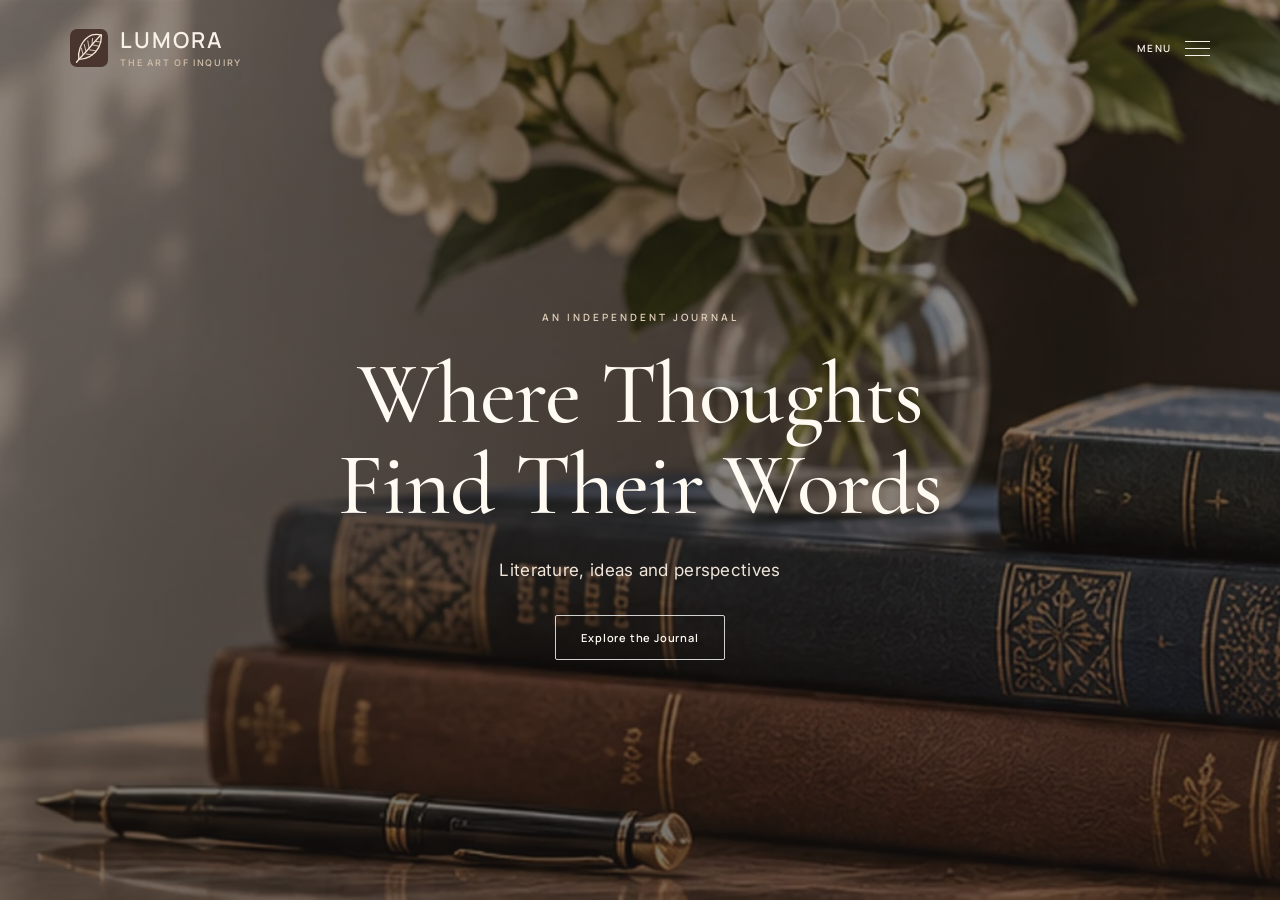
<file: index.html>
<!DOCTYPE html>
<html lang="en">
<head>
  <meta charset="UTF-8">
  <meta name="viewport" content="width=device-width, initial-scale=1.0">
  <meta name="description" content="LUMORA — The Art of Inquiry. An independent journal of literature, ideas and perspectives">
  <meta name="theme-color" content="#28231f">
  <title>LUMORA — The Art of Inquiry</title>
  <link rel="stylesheet" href="styles.css">
  <link rel="icon" type="image/svg+xml" href="assets/favicon.svg">
</head>

<body class="lumora-home">

  <header class="lumora-header">
  
<a class="lumora-brand" href="index.html">
  <img src="assets/favicon.svg" alt="LUMORA feather emblem">
  <span>
    <strong>LUMORA</strong>
    <small>THE ART OF INQUIRY</small>
  </span>
</a>

    <button class="menu-toggle lumora-menu-toggle"
      aria-expanded="false"
      aria-label="Open navigation">
      <span class="menu-label">MENU</span>
      <span class="hamburger-lines" aria-hidden="true">
        <span></span>
        <span></span>
        <span></span>
      </span>
      <i hidden>＋</i>
    </button>

    <nav class="main-nav lumora-nav">
      <a class="current" href="index.html">Home</a>
      <a href="about.html">The Writer</a>
      <a href="essays.html">Essays &amp; Reflections</a>
      <a href="observations.html">The Press Notebook</a>
      <a href="opinions.html">Perspectives</a>
      <a href="ideas.html">The Idea Atelier</a>
      <a href="published.html">In Print</a>
      <a href="archive.html">The Complete Archive</a>
      <a href="correspondence.html">Correspondence</a>
    </nav>
  </header>

  <main class="lumora-main">
    <section class="lumora-hero">

      <div class="lumora-hero-content">
        <p class="lumora-kicker">AN INDEPENDENT JOURNAL</p>

        <h1>Where Thoughts<br>Find Their Words</h1>

        <p class="lumora-description">
          Literature, ideas and perspectives
        </p>

        <a class="lumora-button" href="archive.html">
          Explore the Journal
        </a>
      </div>

    </section>
  </main>

  <script src="app.js"></script>
</body>
</html>
</file>
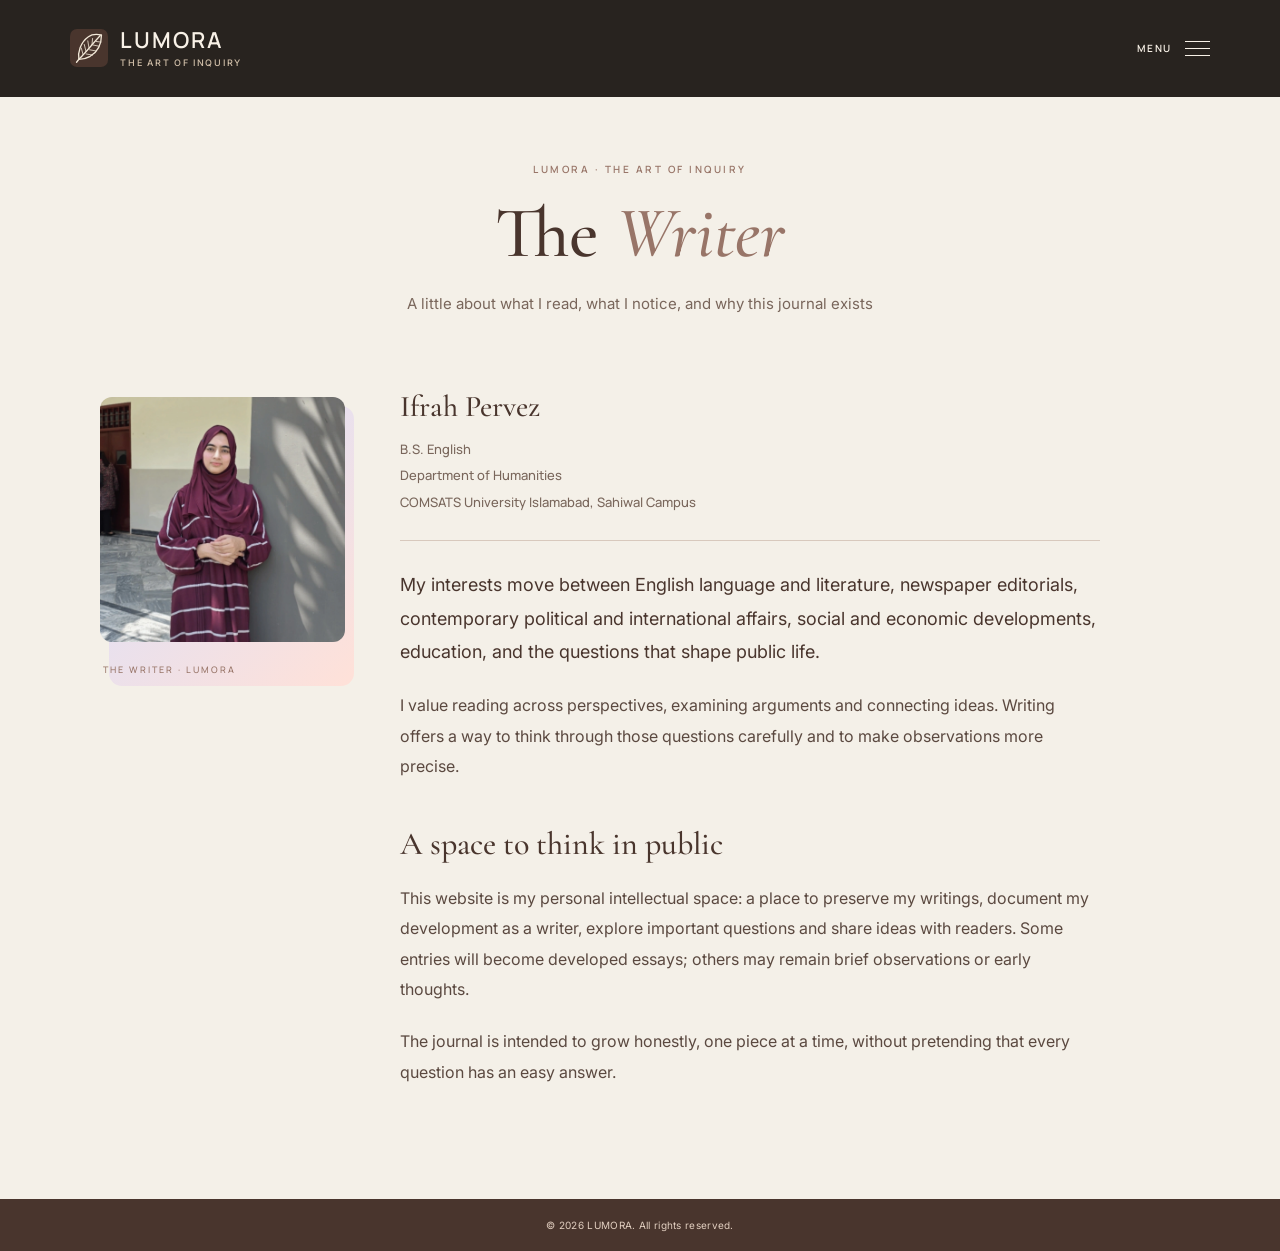
<file: about.html>
<!doctype html>
<html lang="en"><head><meta charset="utf-8"><meta name="viewport" content="width=device-width, initial-scale=1"><meta name="description" content="A personal literary journal and writing archive by Ifrah Pervez."><meta name="theme-color" content="#f4f0e8"><title>About the Writer — Ifrah Pervez</title><link rel="stylesheet" href="styles.css"><link rel="icon" type="image/svg+xml" href="assets/favicon.svg"></head>
<body>

<header class="lumora-header">

  <a class="lumora-brand" href="index.html">
    <img src="assets/favicon.svg" alt="LUMORA feather emblem">
    <span>
      <strong>LUMORA</strong>
      <small>THE ART OF INQUIRY</small>
    </span>
  </a>

  <button class="menu-toggle lumora-menu-toggle"
    aria-expanded="false"
    aria-label="Open navigation">

    <span class="menu-label">MENU</span>

    <span class="hamburger-lines" aria-hidden="true">
      <span></span>
      <span></span>
      <span></span>
    </span>

    <i hidden>＋</i>
  </button>

  <nav class="main-nav lumora-nav">
    <a href="index.html">Home</a>
    <a class="current" href="about.html">The Writer</a>
    <a href="essays.html">Essays &amp; Reflections</a>
    <a href="observations.html">The Press Notebook</a>
    <a href="opinions.html">Perspectives</a>
    <a href="ideas.html">The Idea Atelier</a>
    <a href="published.html">In Print</a>
    <a href="archive.html">The Complete Archive</a>
    <a href="correspondence.html">Correspondence</a>
  </nav>

</header>



<main class="writer-page">

  <section class="writer-heading">
    <p class="writer-overline">LUMORA · THE ART OF INQUIRY</p>
    <h1>The <em>Writer</em></h1>
    <p class="writer-intro-line">
      A little about what I read, what I notice, and why this journal exists
    </p>
  </section>

  <section class="writer-feature">

    <div class="writer-content">

      <div class="writer-identity">
        <p class="writer-name">Ifrah Pervez</p>
        <div class="writer-academics">
          <p>B.S. English</p>
          <p>Department of Humanities</p>
          <p>COMSATS University Islamabad, Sahiwal Campus</p>
        </div>
      </div>

      <p class="lead">
        My interests move between English language and literature, newspaper editorials, contemporary political and international affairs, social and economic developments, education, and the questions that shape public life.
      </p>

      <p>
        I value reading across perspectives, examining arguments and connecting ideas.
        Writing offers a way to think through those questions carefully and to make observations more precise.
      </p>

      <h2>A space to think in public</h2>

      <p>
        This website is my personal intellectual space: a place to preserve my writings, document my development as a writer, explore important questions and share ideas with readers.
        Some entries will become developed essays; others may remain brief observations or early thoughts.
      </p>

      <p>
        The journal is intended to grow honestly, one piece at a time, without pretending that every question has an easy answer.
      </p>

    </div>

    <figure class="writer-portrait">
      <img src="assets/ifrah-pervez.webp" alt="Portrait of Ifrah Pervez">
      <figcaption>THE WRITER · LUMORA</figcaption>
    </figure>

  </section>

</main>
<footer class="lumora-copyright">
  © 2026 LUMORA. All rights reserved.
</footer><script src="app.js"></script></body></html>
</file>
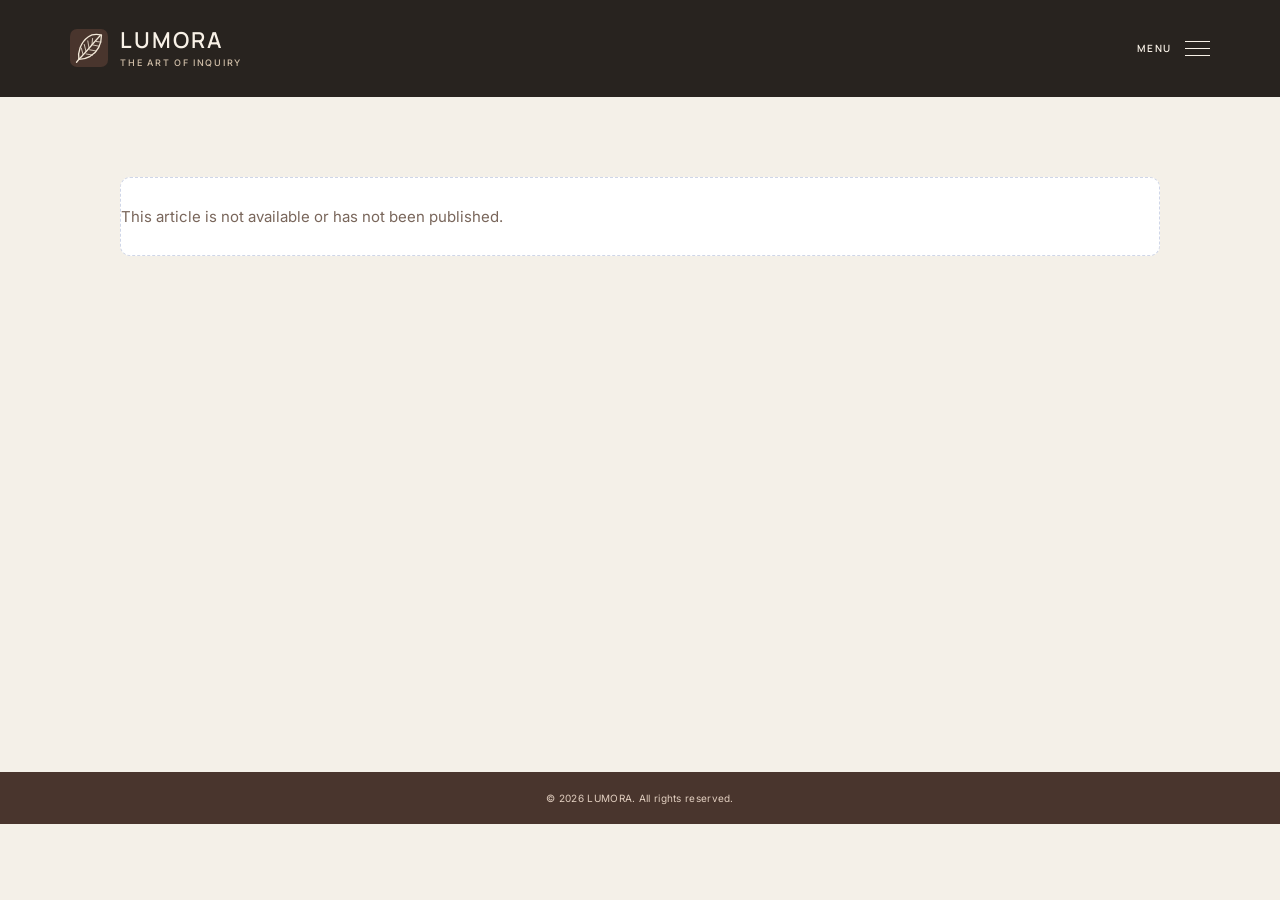
<file: article.html>
<!doctype html>
<html lang="en">
<head>
  <meta charset="utf-8">
  <meta name="viewport" content="width=device-width, initial-scale=1">
  <meta name="description" content="Read essays and reflections published in LUMORA — The Art of Inquiry.">
  <meta name="theme-color" content="#f4f0e8">
  <title>Reading — LUMORA</title>

  <link rel="stylesheet" href="styles.css">
  <link rel="icon" type="image/svg+xml" href="assets/favicon.svg">
</head>

<body>

  <header class="lumora-header">

    <a class="lumora-brand" href="index.html">
      <img src="assets/favicon.svg" alt="LUMORA feather emblem">
      <span>
        <strong>LUMORA</strong>
        <small>THE ART OF INQUIRY</small>
      </span>
    </a>

    <button class="menu-toggle lumora-menu-toggle"
      aria-expanded="false"
      aria-label="Open navigation">

      <span class="menu-label">MENU</span>

      <span class="hamburger-lines" aria-hidden="true">
        <span></span>
        <span></span>
        <span></span>
      </span>

      <i hidden>＋</i>
    </button>

    <nav class="main-nav lumora-nav">
      <a href="index.html">Home</a>
      <a href="about.html">The Writer</a>
      <a class="current" href="essays.html">Essays &amp; Reflections</a>
      <a href="observations.html">The Press Notebook</a>
      <a href="opinions.html">Perspectives</a>
      <a href="ideas.html">The Idea Atelier</a>
      <a href="published.html">In Print</a>
      <a href="archive.html">The Complete Archive</a>
      <a href="correspondence.html">Correspondence</a>
    </nav>

  </header>

  <main class="article-reading-page">

    <section class="article-page" id="article-content">
      <p class="empty-state">
        This article is not available in this browser archive.
      </p>
    </section>

  </main>

  <footer class="lumora-copyright">
    © 2026 LUMORA. All rights reserved.
  </footer>

  <script src="app.js"></script>

</body>
</html>
</file>
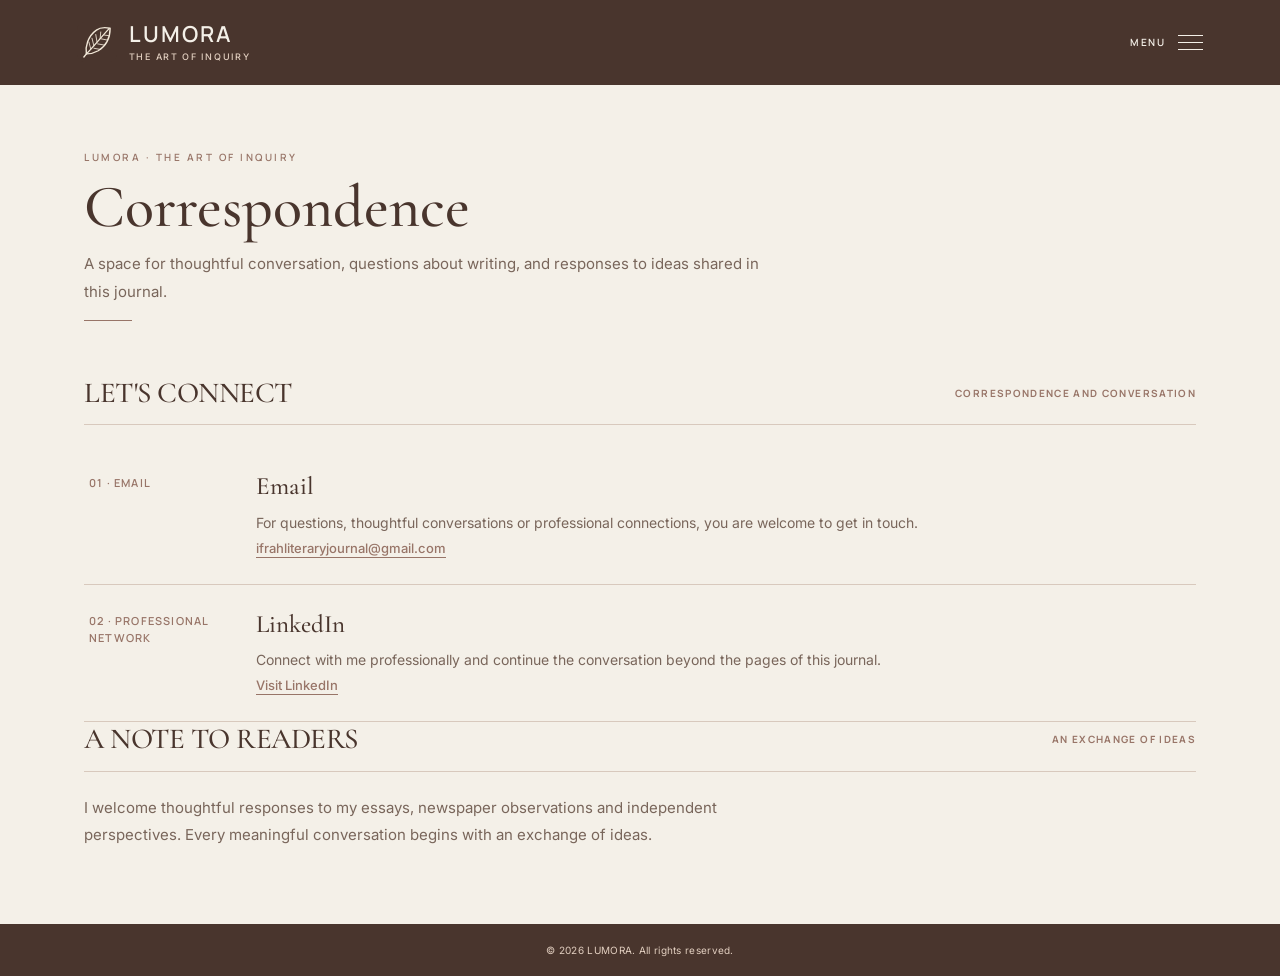
<file: correspondence.html>
<!doctype html>
<html lang="en">
<head>
  <meta charset="utf-8">
  <meta name="viewport" content="width=device-width, initial-scale=1">
  <meta name="description" content="Correspondence and thoughtful conversations with LUMORA.">
  <meta name="theme-color" content="#f4f0e8">
  <title>Correspondence — LUMORA</title>
  <link rel="stylesheet" href="styles.css">
  <link rel="icon" type="image/svg+xml" href="assets/favicon.svg">
</head>

<body>

<header class="lumora-header">
  <a class="lumora-brand" href="index.html">
    <img src="assets/favicon.svg" alt="LUMORA feather emblem">
    <span>
      <strong>LUMORA</strong>
      <small>THE ART OF INQUIRY</small>
    </span>
  </a>

  <button class="menu-toggle lumora-menu-toggle"
    aria-expanded="false"
    aria-label="Open navigation">

    <span class="menu-label">MENU</span>
    <span class="hamburger-lines" aria-hidden="true">
      <span></span>
      <span></span>
      <span></span>
    </span>

    <i hidden>＋</i>
  </button>

  <nav class="main-nav lumora-nav">
    <a href="index.html">Home</a>
    <a href="about.html">The Writer</a>
    <a href="essays.html">Essays &amp; Reflections</a>
    <a href="observations.html">The Press Notebook</a>
    <a href="opinions.html">Perspectives</a>
    <a href="ideas.html">The Idea Atelier</a>
    <a href="published.html">In Print</a>
    <a href="archive.html">The Complete Archive</a>
    <a class="current" href="correspondence.html">Correspondence</a>
  </nav>
</header>

<main class="essays-page">

  <section class="page-heading">
    <p class="overline">LUMORA · THE ART OF INQUIRY</p>

    <h1>Correspondence</h1>

    <p class="heading-note">
      A space for thoughtful conversation, questions about writing,
      and responses to ideas shared in this journal.
    </p>
  </section>

  <section class="page-content">

    <div class="section-label">
      <span>Let's Connect</span>
      <span class="small-note">Correspondence and conversation</span>
    </div>

    <div class="entry-list">

      <article class="entry-row">
        <div class="entry-kind">01 · EMAIL</div>
        <div>
          <h2>
            <a href="mailto:ifrahliteraryjournal@gmail.com">Email</a>
          </h2>
          <p>
            For questions, thoughtful conversations or professional connections,
            you are welcome to get in touch.
          </p>
          <a class="under-link" href="mailto:ifrahliteraryjournal@gmail.com">
            ifrahliteraryjournal@gmail.com
          </a>
        </div>
      </article>

      <article class="entry-row">
        <div class="entry-kind">02 · PROFESSIONAL NETWORK</div>
        <div>
          <h2>
            <a href="https://www.linkedin.com/in/ifrah-s-literary-journal-00024244a"
               target="_blank"
               rel="noopener noreferrer">
              LinkedIn
            </a>
          </h2>
          <p>
            Connect with me professionally and continue the conversation
            beyond the pages of this journal.
          </p>
          <a class="under-link"
             href="https://www.linkedin.com/in/ifrah-s-literary-journal-00024244a"
             target="_blank"
             rel="noopener noreferrer">
            Visit LinkedIn
          </a>
        </div>
      </article>

    </div>

    <div class="section-label">
      <span>A Note to Readers</span>
      <span class="small-note">An exchange of ideas</span>
    </div>

    <p class="heading-note">
      I welcome thoughtful responses to my essays, newspaper observations
      and independent perspectives. Every meaningful conversation begins
      with an exchange of ideas.
    </p>

  </section>

</main>

<footer class="lumora-copyright">
  © 2026 LUMORA. All rights reserved.
</footer>

<script src="app.js"></script>
</body>
</html>
</file>
<file: styles.css>
@import url('https://fonts.googleapis.com/css2?family=Cormorant+Garamond:wght@500;600;700&family=Inter:wght@400;500;600;700&family=Manrope:wght@500;600;700;800&display=swap');

/* =====================================================
   IFRAH PERVEZ — PERSONAL DIGITAL LITERARY JOURNAL
   Classical editorial typography + modern digital layout
   Existing cobalt, lavender, coral and mint palette retained
===================================================== */

:root {
  --ink: #18233d;
  --ink-soft: #35415a;
  --muted: #68738a;
  --blue: #3459e6;
  --blue-deep: #263b83;
  --blue2: #eaf0ff;
  --lav: #eee9ff;
  --coral: #ff806f;
  --peach: #fff0e9;
  --mint: #dff5ee;
  --yellow: #fff1bd;
  --line: #e3e7f0;
  --white: #ffffff;
  --bg: #f7f8fc;
  --heading: 'Cormorant Garamond', Georgia, serif;
  --body: 'Inter', Arial, sans-serif;
  --ui: 'Manrope', Arial, sans-serif;
  --content: 1180px;
  --radius: 14px;
  --shadow-soft: 0 8px 24px rgba(24, 35, 61, .06);
}

* { box-sizing: border-box; }
html { scroll-behavior: smooth; }
body {
  margin: 0;
  background: var(--bg);
  color: var(--ink);
  font: 15px/1.7 var(--body);
  -webkit-font-smoothing: antialiased;
}
img { display: block; max-width: 100%; }
a { color: inherit; text-decoration: none; }
button, input, select, textarea { font: inherit; }
button { cursor: pointer; }

/* HEADER */
.masthead {
  width: 100%;
  max-width: 1320px;
  margin: 0 auto;
  padding: 18px 42px 0;
}
.masthead-top {
  display: flex;
  align-items: center;
  justify-content: space-between;
  gap: 18px;
  padding-bottom: 14px;
}
.wordmark {
  display: inline-flex;
  align-items: center;
  gap: 12px;
  min-height: 42px;
  color: var(--ink);
  font: 800 21px/1.1 var(--ui);
  letter-spacing: -.65px;
  text-decoration: none;
}

.wordmark img {
  display: block;
  flex: 0 0 42px;
  width: 42px;
  height: 42px;
  margin: 0;
  object-fit: contain;
}

.wordmark-text {
  display: block;
  color: var(--ink);
  font: 800 21px/1.1 var(--ui);
  letter-spacing: -.65px;
}

.wordmark-text span {
  display: block;
  margin-top: 5px;
  color: var(--muted);
  font: 600 9px/1.3 var(--body);
  letter-spacing: 1.35px;
  text-transform: uppercase;
}
.main-nav {
  display: flex;
  align-items: center;
  justify-content: flex-end;
  flex-wrap: wrap;
  gap: 4px 8px;
  padding: 9px 0 13px;
  border-top: 1px solid var(--line);
  border-bottom: 1px solid var(--line);
}
.main-nav a {
  display: inline-flex;
  align-items: center;
  min-height: 32px;
  padding: 6px 10px;
  border-radius: 18px;
  color: #4d5870;
  font: 600 11px/1.3 var(--ui);
  transition: background .2s ease, color .2s ease;
}
.main-nav a:hover, .main-nav a.current {
   .main-nav a.writing-desk-link {
  margin-left: 6px;
  padding: 8px 14px;
  background: var(--ink);
  color: #ffffff;
  font-weight: 700;
}

.main-nav a.writing-desk-link:hover {
  background: var(--blue);
  color: #ffffff;
}
  background: var(--blue2);
  color: var(--blue);
}
.menu-toggle {
  display: none;
  border: 0;
  border-radius: 20px;
  padding: 8px 13px;
  background: var(--blue);
  color: var(--white);
  font: 700 11px var(--ui);
}

/* PAGE WIDTH */
main {
  width: 100%;
  max-width: var(--content);
  margin: 0 auto;
  padding: 0 34px;
}

/* HOMEPAGE HERO */
.home-hero { padding: 30px 0 20px; }
.hero-kicker, .section-label {
  display: flex;
  align-items: center;
  justify-content: space-between;
  gap: 14px;
  color: var(--muted);
  font: 700 9px/1.4 var(--ui);
  letter-spacing: 1.35px;
  text-transform: uppercase;
}
.hero-kicker { padding: 0 1px 12px; }
.hero-grid {
  display: grid;
  grid-template-columns: minmax(0, .92fr) minmax(0, 1.08fr);
  align-items: center;
  gap: 42px;
  padding: 14px 0 22px;
}
.overline {
  margin: 0 0 9px;
  color: var(--blue);
  font: 800 9px/1.4 var(--ui);
  letter-spacing: 1.25px;
  text-transform: uppercase;
}
.hero-copy h1 {
  max-width: 680px;
  margin: 0 0 16px;
  color: var(--ink);
  font: 600 clamp(46px, 5.5vw, 68px)/1.05 var(--heading);
  letter-spacing: -1.1px;
}
.hero-copy h1 em { color: var(--blue); font-style: normal; }
.hero-lede {
  max-width: 510px;
  margin: 0 0 17px;
  color: var(--ink-soft);
  font-size: 14px;
  line-height: 1.8;
}
.under-link {
  display: inline-flex;
  align-items: center;
  gap: 9px;
  padding: 9px 15px;
  border-radius: 20px;
  background: var(--blue);
  color: var(--white);
  font: 700 11px/1.3 var(--ui);
  box-shadow: 0 5px 15px rgba(52, 89, 230, .14);
  transition: transform .2s ease, box-shadow .2s ease;
}
.under-link b { font-size: 15px; }
.under-link:hover { transform: translateY(-1px); box-shadow: 0 8px 18px rgba(52, 89, 230, .2); }
.hero-visual { margin: 0; min-width: 0; }
.hero-visual img {
  width: 100%;
  height: 320px;
  object-fit: cover;
  object-position: center;
  border-radius: 15px;
  box-shadow: var(--shadow-soft);
}
.hero-visual figcaption {
  padding: 8px 3px 0;
  color: var(--muted);
  font: 500 10px/1.5 var(--body);
  letter-spacing: .2px;
}
.hero-foot {
  display: flex;
  justify-content: space-between;
  flex-wrap: wrap;
  gap: 9px 18px;
  padding: 10px 15px;
  border: 1px solid #e3e6f2;
  border-radius: 9px;
  background: var(--lav);
  color: #51468d;
  font: 700 10px/1.4 var(--ui);
}

/* IMAGE-LED JOURNAL CATEGORY CARDS */
.home-index { padding: 14px 0 38px; }
.section-label { margin-bottom: 13px; }
.section-label span:first-child {
  font-family: var(--heading);
  font-size: 34px;
  font-weight: 600;
  line-height: 1.15;
  letter-spacing: -0.5px;
  color: var(--ink);
}
.section-label span:last-child { color: var(--blue); font-size: 9px; }
.journal-grid {
  display: grid;
  grid-template-columns: repeat(4, minmax(0, 1fr));
  gap: 14px;
}
.journal-card {
  display: flex;
  min-width: 0;
  flex-direction: column;
  overflow: hidden;
  border: 1px solid var(--line);
  border-radius: 11px;
  background: var(--white);
  box-shadow: 0 3px 12px rgba(24, 35, 61, .035);
  transition: transform .2s ease, box-shadow .2s ease, border-color .2s ease;
}
.journal-card:hover {
  transform: translateY(-3px);
  border-color: #ccd6fa;
  box-shadow: 0 10px 22px rgba(24, 35, 61, .09);
}
.journal-card-image { overflow: hidden; background: var(--blue2); }
.journal-card-image img {
  width: 100%;
  height: 148px;
  object-fit: cover;
  transition: transform .35s ease;
}
.journal-card:hover .journal-card-image img { transform: scale(1.035); }
.journal-card-body { display: flex; flex: 1; flex-direction: column; padding: 12px 13px 13px; }
.journal-card-label {
  margin: 0 0 5px;
  color: var(--blue);
  font: 800 8px/1.4 var(--ui);
  letter-spacing: 1px;
  text-transform: uppercase;
}
.journal-card h2 {
  margin: 0 0 5px;
  color: var(--ink);
  font: 700 19px/1.12 var(--heading);
}
.journal-card p {
  margin: 0;
  color: var(--muted);
  font-size: 11px;
  line-height: 1.55;
}
.journal-card-more {
  display: inline-flex;
  align-items: center;
  gap: 7px;
  margin-top: auto;
  padding-top: 10px;
  color: var(--blue);
  font: 700 10px var(--ui);
}

/* IN PRINT + ARCHIVE FEATURE STRIP */
.home-bottom {
  display: grid;
  grid-template-columns: repeat(2, minmax(0, 1fr));
  gap: 14px;
  padding: 0 0 42px;
}
.home-bottom > div {
  padding: 19px 20px;
  border: 1px solid var(--line);
  border-radius: 11px;
  background: var(--peach);
}
.home-bottom .home-archive { background: var(--mint); }
.home-bottom h2 {
  margin: 0 0 6px;
  color: var(--ink);
  font: 700 25px/1.1 var(--heading);
}
.home-bottom p:not(.overline) {
  max-width: 430px;
  margin: 0 0 12px;
  color: var(--muted);
  font-size: 12px;
  line-height: 1.65;
}
.home-bottom .under-link { padding: 8px 12px; font-size: 10px; }

/* INNER PAGE HEADINGS */
.page-heading {
  max-width: 900px;
  padding: 36px 0 20px;
}
.page-heading h1, .article-page h1 {
  margin: 0 0 9px;
  color: var(--ink);
  font: 600 clamp(34px, 4vw, 48px)/1.05 var(--heading);
  letter-spacing: -.45px;
}
.page-heading h1 em { color: var(--blue); font-style: normal; }
.page-heading::after {
  content: '';
  display: block;
  width: 43px;
  height: 3px;
  margin-top: 14px;
  border-radius: 3px;
  background: linear-gradient(90deg, var(--blue), var(--coral));
}
.heading-note {
  max-width: 700px;
  margin: 0;
  color: var(--muted);
  font-size: 13px;
  line-height: 1.75;
}
.page-content { padding: 16px 0 54px; }
.small-note { color: var(--muted); font-size: 11px; line-height: 1.6; }

/* ARTICLE LISTINGS (ESSAYS, OBSERVATIONS, OPINIONS, IDEAS, ARCHIVE) */
.entry-list { display: grid; gap: 9px; }
.entry-row {
  display: grid;
  grid-template-columns: 135px minmax(0, 1fr) auto;
  align-items: start;
  gap: 16px;
  padding: 14px 16px;
  border: 1px solid var(--line);
  border-radius: 10px;
  background: var(--white);
  transition: border-color .2s ease, box-shadow .2s ease;
}
.entry-row:hover { border-color: #cbd5f8; box-shadow: 0 5px 16px rgba(24, 35, 61, .06); }
.entry-kind {
  padding-top: 4px;
  color: var(--blue);
  font: 800 8px/1.5 var(--ui);
  letter-spacing: .9px;
  text-transform: uppercase;
}
.entry-row h2 {
  margin: 0 0 4px;
  color: var(--ink);
  font: 700 20px/1.2 var(--heading);
}
.entry-row h2 a:hover { color: var(--blue); }
.entry-row p { max-width: 680px; margin: 0; color: var(--muted); font-size: 12px; line-height: 1.6; }
.entry-date { padding-top: 4px; color: var(--muted); font-size: 10px; white-space: nowrap; }
.empty-state { padding: 19px; border: 1px dashed #cfd6e8; border-radius: 10px; background: #fff; color: var(--muted); font-size: 12px; }

/* ABOUT PAGE */
.about-page {
  display: grid;
  grid-template-columns: minmax(190px, 245px) minmax(0, 1fr);
  align-items: start;
  gap: 34px;
  padding: 5px 0 54px;
}
.writer-portrait { position: relative; max-width: 245px; margin: 5px 0 0; }
.writer-portrait::before {
  content: '';
  position: absolute;
  z-index: 0;
  inset: 9px -9px -9px 9px;
  border-radius: 13px;
  background: linear-gradient(135deg, #d7e0ff, #ffe1d8);
}
.writer-portrait img { position: relative; width: 100%; height: 300px; object-fit: cover; object-position: center 22%; border-radius: 12px; }
.writer-portrait figcaption { position: relative; padding: 9px 3px 0; color: var(--muted); font: 700 9px var(--ui); letter-spacing: 1px; }
.prose { max-width: 730px; }

.writer-identity {
  padding: 0 0 18px;
  margin: 0 0 22px;
  border-bottom: 1px solid var(--line);
}

.prose p.writer-name {
  margin: 0 0 7px;
  color: var(--ink);
  font: 600 38px/1.15 var(--heading);
}

.prose p.writer-subtitle {
  margin: 0;
  color: var(--blue);
  font: 500 13px/1.7 var(--body);
}

.prose p {
  margin: 0 0 17px;
  color: var(--ink-soft);
  font: 400 15px/1.9 var(--body);
}

.prose .lead {
  font-size: 16px;
  line-height: 1.85;
}

.prose h2 {
  margin: 28px 0 12px;
  color: var(--ink);
  font: 600 28px/1.25 var(--heading);
}

/* PUBLISHED LETTERS */
.published-page { display: grid; gap: 12px; }
.published-entry {
  display: grid;
  grid-template-columns: 42px minmax(0, 1fr);
  gap: 14px;
  padding: 17px 18px;
  border: 1px solid var(--line);
  border-radius: 11px;
  background: var(--white);
}
.pub-index { color: var(--blue); font: 600 27px/1 var(--heading); }
.published-entry .overline { margin-bottom: 4px; }
.published-entry h2 { margin: 0 0 5px; color: var(--ink); font: 700 22px/1.15 var(--heading); }
.published-entry p:not(.overline) { margin: 0 0 10px; color: var(--muted); font-size: 12px; }

/* CORRESPONDENCE / CONTACT CARDS */
.index-list { display: grid; grid-template-columns: repeat(2, minmax(0, 1fr)); gap: 12px; margin: 15px 0 25px; }
.index-list a {
  display: grid;
  grid-template-columns: 32px minmax(0, 1fr) 17px;
  align-items: center;
  gap: 8px 11px;
  padding: 14px;
  border: 1px solid var(--line);
  border-radius: 10px;
  background: var(--white);
  transition: border-color .2s ease, box-shadow .2s ease;
}
.index-list a:hover { border-color: #cbd5f8; box-shadow: var(--shadow-soft); }
.index-list a > span { grid-row: 1 / 3; display: grid; place-items: center; width: 30px; height: 30px; border-radius: 8px; background: var(--blue2); color: var(--blue); font: 700 10px var(--ui); }
.index-list strong { font: 700 16px/1.2 var(--heading); }
.index-list i { color: var(--muted); font: normal 11px/1.5 var(--body); overflow-wrap: anywhere; }
.index-list b { grid-column: 3; grid-row: 1 / 3; color: var(--blue); }

/* ARCHIVE SEARCH AND FILTERS */
.archive-tools, .archive-controls {
  display: grid;
  grid-template-columns: minmax(200px, 2fr) repeat(3, minmax(120px, 1fr));
  gap: 9px;
  margin: 0 0 16px;
  padding: 12px;
  border: 1px solid var(--line);
  border-radius: 11px;
  background: var(--white);
}
.archive-tools input, .archive-tools select,
.archive-controls input, .archive-controls select,
.field input, .field select, .field textarea {
  width: 100%;
  min-width: 0;
  border: 1px solid #dce2ee;
  border-radius: 8px;
  padding: 9px 11px;
  background: #fff;
  color: var(--ink);
  font: 12px/1.5 var(--body);
}
.archive-tools input:focus, .archive-tools select:focus,
.field input:focus, .field select:focus, .field textarea:focus {
  border-color: var(--blue);
  outline: 2px solid rgba(52, 89, 230, .12);
}

/* ARTICLE READING PAGE */
.article-page { max-width: 850px; min-height: 48vh; margin: 0 auto; padding: 38px 0 55px; }
.article-meta { margin-bottom: 10px; color: var(--blue); font: 800 9px var(--ui); letter-spacing: 1.1px; text-transform: uppercase; }
.article-page h1 { margin-bottom: 10px; }
.article-page .heading-note { max-width: 680px; font-size: 14px; }
.article-body { max-width: 730px; margin: 26px auto; color: var(--ink-soft); font: 16px/1.95 var(--body); }
.article-body p { margin: 0 0 18px; }
.article-actions { display: flex; flex-wrap: wrap; gap: 8px; margin-top: 22px; }

/* BUTTONS */
.outline-button, .quiet-button, .solid-button {
  display: inline-flex;
  align-items: center;
  justify-content: center;
  border: 1px solid transparent;
  border-radius: 20px;
  padding: 8px 13px;
  font: 700 11px/1.4 var(--ui);
  cursor: pointer;
  transition: background .2s ease, border-color .2s ease, transform .2s ease;
}
.solid-button { background: var(--blue); color: white; }
.outline-button { background: var(--blue2); color: var(--blue); }
.quiet-button { background: #f1f3f8; color: #59647a; }
.solid-button:hover, .outline-button:hover, .quiet-button:hover { transform: translateY(-1px); }
button:disabled { opacity: .6; cursor: not-allowed; }

/* WRITING DESK — PRESERVE EXISTING FORM AND SUPABASE HOOKS */
.desk-page { max-width: 920px; padding-bottom: 48px; }
.desk-notice {
  margin: 0 0 15px;
  padding: 14px 16px;
  border: 1px solid #d9def1;
  border-radius: 10px;
  background: var(--lav);
  color: var(--ink);
  font-size: 12px;
}
.desk-notice strong { display: block; margin-bottom: 4px; font: 700 15px var(--ui); }
.desk-notice p { margin: 3px 0 0; color: var(--muted); font-size: 11.5px; line-height: 1.65; }
.desk-form { display: grid; grid-template-columns: repeat(2, minmax(0, 1fr)); gap: 12px; }
.field { display: flex; min-width: 0; flex-direction: column; gap: 5px; }
.field.full { grid-column: 1 / -1; }
.field label { color: #45516a; font: 700 10px var(--ui); }
.field textarea { resize: vertical; min-height: 86px; }
#content { min-height: 260px; }
.desk-actions { display: flex; flex-wrap: wrap; gap: 8px; margin: 15px 0 26px; }
.desk-subhead { margin: 25px 0 10px; }
.desk-subhead h2 { margin: 0; color: var(--ink); font: 700 23px/1.15 var(--heading); }
.saved-list { display: grid; gap: 8px; }
.saved-row { display: flex; align-items: center; justify-content: space-between; gap: 12px; padding: 12px 14px; border: 1px solid var(--line); border-radius: 9px; background: white; }
.saved-row strong { color: var(--ink); font-size: 12px; }
.saved-row small { display: block; color: var(--muted); font-size: 10px; }
.saved-row button { border: 0; border-radius: 15px; padding: 6px 10px; margin-left: 5px; background: var(--blue2); color: var(--blue); font: 700 10px var(--ui); cursor: pointer; }
.file-label { cursor: pointer; }
#supabase-auth-panel { margin-top: 14px; }

/* FOOTER */
.footer {
  margin-top: 12px;
  padding: 22px max(34px, calc((100% - var(--content)) / 2));
  background: #17233e;
  color: #eef2ff;
}
.footer-name { display: inline-flex; align-items: center; gap: 8px; color: white; font: 700 20px/1.1 var(--heading); }
.footer-name img { width: 26px; height: 26px; }
.footer p { margin: 7px 0; color: #c2cce2; font-size: 11px; line-height: 1.5; }
.footer div { display: flex; flex-wrap: wrap; gap: 13px; margin: 10px 0; }
.footer div a { color: #eaf0ff; font-size: 10px; }
.footer div a:hover { color: var(--coral); }
.footer small { color: #aab6d0; font-size: 9px; }

/* ACCESSIBILITY */
a:focus-visible, button:focus-visible, input:focus-visible,
select:focus-visible, textarea:focus-visible {
  outline: 3px solid rgba(52, 89, 230, .28);
  outline-offset: 2px;
}

/* TABLET */
@media (max-width: 980px) {
  .masthead { padding-left: 28px; padding-right: 28px; }
  main { padding-left: 28px; padding-right: 28px; }
  .journal-grid { grid-template-columns: repeat(2, minmax(0, 1fr)); }
  .journal-card-image img { height: 175px; }
  .main-nav a { font-size: 10px; padding: 6px 8px; }
}

@media (max-width: 720px) {
  .masthead { padding: 14px 18px 0; }
  main { padding: 0 18px; }
  .masthead-top { padding-bottom: 10px; }
  .wordmark-text {
  font-size: 19px;
}

.wordmark img {
  width: 36px;
  height: 36px;
  flex-basis: 36px;
}

.main-nav a.writing-desk-link {
  margin-left: 0;
  margin-top: 4px;
  justify-content: center;
}
  .menu-toggle { display: inline-flex; align-items: center; gap: 5px; }
  .main-nav { display: none; flex-direction: column; align-items: stretch; padding: 8px 0; }
  .main-nav.open { display: flex; }
  .main-nav a { width: 100%; padding: 9px 11px; font-size: 11px; }
  .home-hero { padding-top: 23px; }
  .hero-grid { grid-template-columns: 1fr; gap: 17px; padding: 12px 0 17px; }
  .hero-copy h1 { max-width: 560px; font-size: clamp(39px, 8vw, 49px); }
  .hero-visual img { height: 245px; }
  .hero-foot { justify-content: flex-start; }
  .section-label span:first-child { font-size: 25px; }
  .home-bottom { grid-template-columns: 1fr; }
  .page-heading { padding-top: 28px; }
  .page-heading h1, .article-page h1 { font-size: 37px; }
  .entry-row { grid-template-columns: 1fr; gap: 4px; }
  .entry-date { padding-top: 0; }
  .about-page { grid-template-columns: minmax(0, 210px) minmax(0, 1fr); gap: 23px; }
  .archive-tools, .archive-controls { grid-template-columns: repeat(2, minmax(0, 1fr)); }
  .footer { padding: 20px 18px; }
}

/* MOBILE */
@media (max-width: 540px) {
  body { font-size: 14px; }
  .hero-kicker { font-size: 8px; letter-spacing: 1px; }
  .hero-copy h1 { font-size: clamp(36px, 10vw, 43px); }
  .hero-lede { font-size: 13px; }
  .hero-visual img { height: 215px; }
  .hero-foot { display: grid; grid-template-columns: 1fr; gap: 5px; }
  .journal-grid { grid-template-columns: 1fr; gap: 11px; }
  .journal-card { display: grid; grid-template-columns: 118px minmax(0, 1fr); }
  .journal-card-image img { height: 100%; min-height: 132px; }
  .journal-card-body { padding: 11px; }
  .journal-card h2 { font-size: 18px; }
  .index-list { grid-template-columns: 1fr; }
  .page-heading h1, .article-page h1 { font-size: 34px; }
  .heading-note { font-size: 12.5px; }
  .about-page { grid-template-columns: 1fr; gap: 20px; }
  .writer-portrait { width: min(230px, 80%); margin: 0 auto; }
  .writer-portrait img { height: 270px; }
  .published-entry { grid-template-columns: 30px minmax(0, 1fr); padding: 14px; }
  .archive-tools, .archive-controls { grid-template-columns: 1fr; }
  .desk-form { grid-template-columns: 1fr; }
  .field.full { grid-column: auto; }
  .saved-row { align-items: flex-start; flex-direction: column; }
  .footer div { gap: 10px; }
}

@media (prefers-reduced-motion: reduce) {
  *, *::before, *::after { scroll-behavior: auto !important; transition-duration: .01ms !important; animation-duration: .01ms !important; }
}

/* Writing Studio — live writing metrics */

.writing-metrics {
  display: flex;
  flex-wrap: wrap;
  gap: 12px 26px;
  margin-top: 12px;
  padding: 13px 16px;
  background: rgba(220, 216, 239, 0.22);
  border: 1px solid rgba(120, 105, 160, 0.18);
  border-radius: 8px;
  color: #55516a;
  font-size: 0.85rem;
}

.writing-metrics span {
  display: inline-flex;
  align-items: center;
  gap: 5px;
}

.writing-metrics strong {
  color: #39334f;
  font-weight: 700;
}

/* ==========================================
   LUMORA — CINEMATIC HOMEPAGE
========================================== */

body.lumora-home {
  margin: 0;
  min-height: 100vh;
  background: #28231f;
  color: #f8f1e7;
  overflow-x: hidden;
}

.lumora-home .lumora-header {
  position: absolute;
  z-index: 20;
  top: 0;
  left: 0;
  width: 100%;
  max-width: none;
  margin: 0;
  padding: 28px 5.5%;
  display: flex;
  align-items: center;
  justify-content: space-between;
}

.lumora-brand {
  display: inline-flex;
  align-items: center;
  gap: 12px;
  color: #f8f1e7;
}

.lumora-brand img {
  width: 38px;
  height: 38px;
  object-fit: contain;
}

.lumora-brand strong {
  display: block;
  font: 600 22px/1.1 var(--ui);
  letter-spacing: 2px;
  color: #f8f1e7;
}

.lumora-brand small {
  display: block;
  margin-top: 5px;
  color: #d1bfa9;
  font: 500 9px/1.3 var(--body);
  letter-spacing: 1.7px;
}

.lumora-home .lumora-menu-toggle {
  display: inline-flex;
  align-items: center;
  gap: 13px;
  padding: 10px 0;
  border: 0;
  border-radius: 0;
  background: transparent;
  color: #f8f1e7;
  font: 600 10px var(--ui);
  letter-spacing: 1.5px;
}

.hamburger-lines {
  display: flex;
  flex-direction: column;
  gap: 6px;
  width: 25px;
}

.hamburger-lines span {
  display: block;
  width: 25px;
  height: 1px;
  background: #f8f1e7;
  transition: transform .25s ease;
}

.lumora-menu-toggle[aria-expanded="true"] .hamburger-lines span:first-child {
  transform: translateY(7px) rotate(45deg);
}

.lumora-menu-toggle[aria-expanded="true"] .hamburger-lines span:nth-child(2) {
  opacity: 0;
}

.lumora-menu-toggle[aria-expanded="true"] .hamburger-lines span:last-child {
  transform: translateY(-7px) rotate(-45deg);
}

.lumora-home .lumora-nav {
  display: none;
  position: absolute;
  top: 88px;
  right: 5.5%;
  width: min(340px, 88vw);
  padding: 18px;
  border: 1px solid rgba(255,255,255,.2);
  background: rgba(35,30,27,.97);
  flex-direction: column;
  align-items: stretch;
  gap: 3px;
}

.lumora-home .lumora-nav.open {
  display: flex;
}

.lumora-home .lumora-nav a {
  display: block;
  padding: 12px 10px;
  border-radius: 0;
  color: #f4eadc;
  font: 500 13px var(--body);
  letter-spacing: .3px;
}

.lumora-home .lumora-nav a:hover,
.lumora-home .lumora-nav a.current {
  background: rgba(255,255,255,.09);
  color: #ffffff;
}

.lumora-main {
  width: 100%;
  max-width: none;
  margin: 0;
  padding: 0;
}

.lumora-hero {
  min-height: 100vh;
  min-height: 100svh;
  display: flex;
  align-items: center;
  justify-content: center;
  position: relative;
  padding: 140px 24px 70px;
  background:
    linear-gradient(
      rgba(25,21,19,.48),
      rgba(25,21,19,.58)
    ),
    url("assets/hero-literary-stilllife.webp")
    center center / cover no-repeat;
}

.lumora-hero-content {
  position: relative;
  z-index: 1;
  width: 100%;
  max-width: 850px;
  margin: 0 auto;
  text-align: center;
}

.lumora-kicker {
  margin: 0 0 24px;
  color: #e1cfb9;
  font: 600 10px/1.5 var(--ui);
  letter-spacing: 3px;
}

.lumora-hero h1 {
  margin: 0;
  color: #fffaf2;
  font: 500 clamp(48px, 7vw, 88px)/1.04 var(--heading);
  letter-spacing: -.8px;
}

.lumora-description {
  margin: 24px 0 30px;
  color: #f0e5d8;
  font: 400 clamp(14px, 1.5vw, 17px)/1.7 var(--body);
  letter-spacing: .3px;
}

.lumora-button {
  display: inline-block;
  padding: 14px 25px;
  border: 1px solid rgba(255,255,255,.8);
  border-radius: 2px;
  background: transparent;
  color: #fffaf2;
  font: 600 11px/1.4 var(--ui);
  letter-spacing: .8px;
  transition: background .25s ease, color .25s ease;
}

.lumora-button:hover {
  background: #f8f1e7;
  color: #28231f;
}

@media (max-width: 600px) {
  .lumora-home .lumora-header {
    padding: 22px 6%;
  }

  .lumora-brand strong {
    font-size: 19px;
  }

  .lumora-hero {
    padding: 120px 22px 60px;
    background-position: 58% center;
  }

  .lumora-hero h1 {
    font-size: clamp(44px, 12vw, 62px);
  }

  .lumora-kicker {
    font-size: 9px;
    letter-spacing: 2px;
  }

  .lumora-description {
    margin: 20px 0 26px;
  }
}

/* =====================================
   LUMORA — THE WRITER PAGE
===================================== */

body:has(.writer-page) {
  margin: 0;
  background: #f4f0e8;
  color: #49352d;
}

/* HEADER — MATCH THE LUMORA HOMEPAGE */

body:has(.writer-page) .lumora-header {
  position: relative;
  z-index: 20;
  width: 100%;
  max-width: none;
  margin: 0;
  padding: 28px 5.5%;
  display: flex;
  align-items: center;
  justify-content: space-between;
  background: #28231f;
}

body:has(.writer-page) .lumora-brand {
  display: inline-flex;
  align-items: center;
  gap: 12px;
  color: #f8f1e7;
}

body:has(.writer-page) .lumora-brand img {
  width: 38px;
  height: 38px;
  object-fit: contain;
}

body:has(.writer-page) .lumora-brand strong {
  display: block;
  color: #f8f1e7;
  font: 600 22px/1.1 var(--ui);
  letter-spacing: 2px;
}

body:has(.writer-page) .lumora-brand small {
  display: block;
  margin-top: 5px;
  color: #d1bfa9;
  font: 500 9px/1.3 var(--body);
  letter-spacing: 1.7px;
}

/* HAMBURGER MENU */

body:has(.writer-page) .lumora-menu-toggle {
  display: inline-flex;
  align-items: center;
  gap: 13px;
  padding: 10px 0;
  border: 0;
  border-radius: 0;
  background: transparent;
  color: #f8f1e7;
  font: 600 10px var(--ui);
  letter-spacing: 1.5px;
}

body:has(.writer-page) .hamburger-lines {
  display: flex;
  flex-direction: column;
  gap: 6px;
  width: 25px;
}

body:has(.writer-page) .hamburger-lines span {
  display: block;
  width: 25px;
  height: 1px;
  background: #f8f1e7;
  transition: transform .25s ease;
}

body:has(.writer-page) .lumora-menu-toggle[aria-expanded="true"] .hamburger-lines span:first-child {
  transform: translateY(7px) rotate(45deg);
}

body:has(.writer-page) .lumora-menu-toggle[aria-expanded="true"] .hamburger-lines span:nth-child(2) {
  opacity: 0;
}

body:has(.writer-page) .lumora-menu-toggle[aria-expanded="true"] .hamburger-lines span:last-child {
  transform: translateY(-7px) rotate(-45deg);
}

/* DROPDOWN NAVIGATION */

body:has(.writer-page) .lumora-nav {
  display: none;
  position: absolute;
  top: 88px;
  right: 5.5%;
  z-index: 30;
  width: min(340px, 88vw);
  padding: 18px;
  border: 1px solid rgba(255,255,255,.2);
  background: rgba(35,30,27,.97);
  flex-direction: column;
  align-items: stretch;
  gap: 3px;
}

body:has(.writer-page) .lumora-nav.open {
  display: flex;
}

body:has(.writer-page) .lumora-nav a {
  display: block;
  padding: 12px 10px;
  border-radius: 0;
  color: #f4eadc;
  font: 500 13px var(--body);
}

body:has(.writer-page) .lumora-nav a:hover,
body:has(.writer-page) .lumora-nav a.current {
  background: rgba(255,255,255,.09);
  color: #fff;
}

/* PAGE */

.writer-page {
  width: 100%;
  max-width: none;
  min-height: 100vh;
  margin: 0;
  padding: 0 7% 90px;
  background: #f4f0e8;
  color: #49352d;
}

/* INTRODUCTION */

.writer-heading {
  max-width: 1000px;
  margin: 0 auto;
  padding: 65px 20px 45px;
  text-align: center;
}

.writer-overline {
  margin: 0 0 17px;
  color: #987568;
  font: 600 10px/1.5 var(--ui);
  letter-spacing: 2.5px;
}

.writer-heading h1 {
  margin: 0;
  color: #49352d;
  font: 500 clamp(48px, 6vw, 72px)/1.1 var(--heading);
}

.writer-heading h1 em {
  color: #987568;
  font-style: italic;
}

.writer-intro-line {
  margin: 17px auto 0;
  color: #79665b;
  font: 400 15px/1.8 var(--body);
}

/* PORTRAIT LEFT — TEXT RIGHT */

.writer-feature {
  max-width: 1080px;
  margin: 25px auto 0;
  display: grid;
  grid-template-columns: minmax(190px, 245px) minmax(0, 1fr);
  gap: 55px;
  align-items: start;
}

.writer-portrait {
  grid-column: 1;
  grid-row: 1;
  width: 100%;
  max-width: 245px;
  margin: 10px 0 0;
}

.writer-portrait img {
  display: block;
  width: 100%;
  height: auto;
  object-fit: cover;
}

.writer-portrait figcaption {
  margin-top: 12px;
  color: #987568;
  font: 500 9px/1.5 var(--ui);
  letter-spacing: 2px;
}

.writer-content {
  grid-column: 2;
  grid-row: 1;
  min-width: 0;
  max-width: 700px;
}

.writer-identity {
  padding-bottom: 23px;
  margin-bottom: 27px;
  border-bottom: 1px solid #d8c9bd;
}

.writer-name {
  margin: 0 0 12px;
  color: #49352d;
  font: 500 30px/1.3 var(--heading);
}

.writer-academics p {
  margin: 3px 0;
  color: #79665b;
  font: 500 13px/1.8 var(--ui);
}

.writer-content > p {
  margin: 0 0 22px;
  color: #5b4940;
  font: 400 16px/1.9 var(--body);
}

.writer-content > p.lead {
  color: #49352d;
  font-size: 18px;
  line-height: 1.85;
}

.writer-content h2 {
  margin: 42px 0 18px;
  color: #49352d;
  font: 500 32px/1.3 var(--heading);
}

/* MOBILE */

@media (max-width: 700px) {
  body:has(.writer-page) .lumora-header {
    padding: 22px 6%;
  }

  body:has(.writer-page) .lumora-brand strong {
    font-size: 19px;
  }

  body:has(.writer-page) .lumora-brand img {
    width: 36px;
    height: 36px;
  }

  body:has(.writer-page) .lumora-nav {
    top: 78px;
    right: 6%;
  }

  .writer-page {
    padding: 0 6% 65px;
  }

  .writer-heading {
    padding: 48px 10px 35px;
  }

  .writer-feature {
    grid-template-columns: 1fr;
    gap: 28px;
    margin-top: 15px;
  }

  .writer-portrait {
    grid-column: 1;
    grid-row: 1;
    width: min(210px, 75%);
    margin: 0;
  }

  .writer-content {
    grid-column: 1;
    grid-row: 2;
  }

  .writer-content > p.lead {
    font-size: 17px;
  }
}

/* =====================================
   LUMORA — ESSAYS & REFLECTIONS
===================================== */

body:has(.essays-page) {
  margin: 0;
  background: #f4f0e8;
  color: #49352d;
}

/* HEADER */

body:has(.essays-page) .lumora-header {
  position: relative;
  z-index: 20;
  width: 100%;
  max-width: none;
  margin: 0;
  padding: 22px 6%;
  display: flex;
  align-items: center;
  justify-content: space-between;
  box-sizing: border-box;
  background: #49352d;
}

body:has(.essays-page) .lumora-brand {
  display: inline-flex;
  align-items: center;
  gap: 12px;
  color: #f4f0e8;
  text-decoration: none;
}

body:has(.essays-page) .lumora-brand img {
  width: 40px;
  height: 40px;
  object-fit: contain;
}

body:has(.essays-page) .lumora-brand strong {
  display: block;
  color: #f4f0e8;
  font: 600 22px/1.1 var(--ui);
  letter-spacing: 2px;
}

body:has(.essays-page) .lumora-brand small {
  display: block;
  margin-top: 5px;
  color: #e2cfc0;
  font: 500 9px/1.3 var(--body);
  letter-spacing: 1.7px;
}

/* MENU BUTTON */

body:has(.essays-page) .lumora-menu-toggle {
  display: inline-flex;
  align-items: center;
  gap: 13px;
  padding: 10px 0;
  border: 0;
  border-radius: 0;
  background: transparent;
  color: #f4f0e8;
  font: 600 10px var(--ui);
  letter-spacing: 1.5px;
}

body:has(.essays-page) .hamburger-lines {
  display: flex;
  flex-direction: column;
  gap: 6px;
  width: 25px;
}

body:has(.essays-page) .hamburger-lines span {
  display: block;
  width: 25px;
  height: 1px;
  background: #f4f0e8;
  transition: transform .25s ease;
}

body:has(.essays-page) .lumora-menu-toggle[aria-expanded="true"] .hamburger-lines span:first-child {
  transform: translateY(7px) rotate(45deg);
}

body:has(.essays-page) .lumora-menu-toggle[aria-expanded="true"] .hamburger-lines span:nth-child(2) {
  opacity: 0;
}

body:has(.essays-page) .lumora-menu-toggle[aria-expanded="true"] .hamburger-lines span:last-child {
  transform: translateY(-7px) rotate(-45deg);
}

/* DROPDOWN NAVIGATION */

body:has(.essays-page) .lumora-nav {
  display: none;
  position: absolute;
  top: 88px;
  right: 6%;
  z-index: 30;
  width: min(340px, 88vw);
  padding: 18px;
  border: 1px solid rgba(255,255,255,.2);
  background: rgba(35,30,27,.97);
  flex-direction: column;
  align-items: stretch;
  gap: 3px;
}

body:has(.essays-page) .lumora-nav.open {
  display: flex;
}

body:has(.essays-page) .lumora-nav a {
  display: block;
  padding: 12px 10px;
  color: #f4eadc;
  font: 500 13px var(--body);
}

body:has(.essays-page) .lumora-nav a:hover,
body:has(.essays-page) .lumora-nav a.current {
  background: rgba(255,255,255,.09);
  color: #fff;
}

/* PAGE HEADING */

.essays-page {
  min-height: 75vh;
  color: #49352d;
}

.essays-page .page-heading {
  max-width: 900px;
  padding: 65px 0 35px;
}

.essays-page .overline {
  color: #987568;
  font: 600 10px/1.5 var(--ui);
  letter-spacing: 2.5px;
}

.essays-page .page-heading h1 {
  color: #49352d;
  font: 500 clamp(42px, 5vw, 60px)/1.12 var(--heading);
  letter-spacing: 0;
}

.essays-page .page-heading h1 em {
  color: #987568;
  font-style: italic;
}

.essays-page .page-heading::after {
  width: 48px;
  height: 1px;
  border-radius: 0;
  background: #987568;
}

.essays-page .heading-note {
  max-width: 700px;
  color: #79665b;
  font: 400 15px/1.85 var(--body);
}

/* ESSAY COLLECTION */

.essays-page .page-content {
  padding: 20px 0 75px;
}

.essays-page .section-label {
  margin-bottom: 22px;
  padding-bottom: 14px;
  border-bottom: 1px solid #d8c9bd;
}

.essays-page .section-label span:first-child {
  color: #49352d;
  font: 500 29px/1.2 var(--heading);
}

.essays-page .section-label span:last-child {
  color: #987568;
  font-size: 10px;
}

.essays-page .entry-list {
  display: grid;
  gap: 0;
}

.essays-page .entry-row {
  grid-template-columns: 145px minmax(0, 1fr) auto;
  gap: 22px;
  padding: 23px 5px;
  border: 0;
  border-bottom: 1px solid #d8c9bd;
  border-radius: 0;
  background: transparent;
  box-shadow: none;
}

.essays-page .entry-row:hover {
  border-color: #b99b8b;
  box-shadow: none;
}

.essays-page .entry-kind {
  color: #987568;
  font: 600 9px/1.6 var(--ui);
  letter-spacing: 1.2px;
}

.essays-page .entry-row h2 {
  margin: 0 0 7px;
  color: #49352d;
  font: 500 25px/1.2 var(--heading);
}

.essays-page .entry-row h2 a:hover {
  color: #987568;
}

.essays-page .entry-row p {
  max-width: 680px;
  color: #79665b;
  font: 400 14px/1.8 var(--body);
}

.essays-page .entry-date {
  color: #987568;
  font: 400 11px var(--body);
}

.essays-page .empty-state {
  padding: 25px 0;
  border: 0;
  border-bottom: 1px solid #d8c9bd;
  border-radius: 0;
  background: transparent;
  color: #79665b;
  font: 400 14px/1.8 var(--body);
}

/* COPYRIGHT FOOTER */

.lumora-copyright {
  margin-top: 0;
  padding: 18px 20px;
  background: #49352d;
  color: #e2cfc0;
  text-align: center;
  font: 400 10px/1.6 var(--body);
  letter-spacing: .3px;
}

/* MOBILE */

@media (max-width: 700px) {
  body:has(.essays-page) .lumora-header {
    padding: 17px 6%;
  }

  body:has(.essays-page) .lumora-brand img {
    width: 34px;
    height: 34px;
  }

  body:has(.essays-page) .lumora-brand strong {
    font-size: 19px;
  }

  body:has(.essays-page) .lumora-nav {
    top: 78px;
  }

  .essays-page .page-heading {
    padding: 48px 0 30px;
  }

  .essays-page .entry-row {
    grid-template-columns: 1fr;
    gap: 6px;
    padding: 20px 2px;
  }

  .essays-page .entry-date {
    padding-top: 3px;
  }

  .essays-page .section-label span:first-child {
    font-size: 25px;
  }
}


/* =====================================
   LUMORA — INDIVIDUAL ARTICLE PAGE
===================================== */

body:has(.article-reading-page) {
  margin: 0;
  background: #f4f0e8;
  color: #49352d;
}

/* HEADER */

body:has(.article-reading-page) .lumora-header {
  position: relative;
  z-index: 20;
  width: 100%;
  margin: 0;
  padding: 28px 5.5%;
  display: flex;
  align-items: center;
  justify-content: space-between;
  box-sizing: border-box;
  background: #28231f;
}

body:has(.article-reading-page) .lumora-brand {
  display: inline-flex;
  align-items: center;
  gap: 12px;
  color: #f8f1e7;
  text-decoration: none;
}

body:has(.article-reading-page) .lumora-brand img {
  width: 38px;
  height: 38px;
  object-fit: contain;
}

body:has(.article-reading-page) .lumora-brand strong {
  display: block;
  color: #f8f1e7;
  font: 600 22px/1.1 var(--ui);
  letter-spacing: 2px;
}

body:has(.article-reading-page) .lumora-brand small {
  display: block;
  margin-top: 5px;
  color: #d1bfa9;
  font: 500 9px/1.3 var(--body);
  letter-spacing: 1.7px;
}

/* MENU */

body:has(.article-reading-page) .lumora-menu-toggle {
  display: inline-flex;
  align-items: center;
  gap: 13px;
  padding: 10px 0;
  border: 0;
  background: transparent;
  color: #f8f1e7;
  font: 600 10px var(--ui);
  letter-spacing: 1.5px;
}

body:has(.article-reading-page) .hamburger-lines {
  display: flex;
  flex-direction: column;
  gap: 6px;
  width: 25px;
}

body:has(.article-reading-page) .hamburger-lines span {
  display: block;
  width: 25px;
  height: 1px;
  background: #f8f1e7;
  transition: transform .25s ease;
}

body:has(.article-reading-page) .lumora-menu-toggle[aria-expanded="true"] .hamburger-lines span:first-child {
  transform: translateY(7px) rotate(45deg);
}

body:has(.article-reading-page) .lumora-menu-toggle[aria-expanded="true"] .hamburger-lines span:nth-child(2) {
  opacity: 0;
}

body:has(.article-reading-page) .lumora-menu-toggle[aria-expanded="true"] .hamburger-lines span:last-child {
  transform: translateY(-7px) rotate(-45deg);
}

/* DROPDOWN NAVIGATION */

body:has(.article-reading-page) .lumora-nav {
  display: none;
  position: absolute;
  top: 88px;
  right: 5.5%;
  z-index: 30;
  width: min(340px, 88vw);
  padding: 18px;
  border: 1px solid rgba(255,255,255,.2);
  background: rgba(35,30,27,.97);
  flex-direction: column;
  align-items: stretch;
  gap: 3px;
}

body:has(.article-reading-page) .lumora-nav.open {
  display: flex;
}

body:has(.article-reading-page) .lumora-nav a {
  display: block;
  padding: 12px 10px;
  color: #f4eadc;
  font: 500 13px var(--body);
}

body:has(.article-reading-page) .lumora-nav a:hover,
body:has(.article-reading-page) .lumora-nav a.current {
  background: rgba(255,255,255,.09);
  color: #fff;
}

/* ARTICLE READING AREA */

.article-reading-page {
  width: 100%;
  min-height: 75vh;
  padding: 0 5.5% 80px;
  box-sizing: border-box;
  background: #f4f0e8;
}

.article-reading-page .article-page {
  width: 100%;
  max-width: none;
  margin: 0;
  padding: 65px 0 40px;
  color: #49352d;
  background: transparent;
  box-sizing: border-box;
  text-align: left;
}

/* ARTICLE STRUCTURE */

.article-reading-page .lumora-article {
  display: flex;
  flex-direction: column;
  align-items: flex-start;
  width: 100%;
  text-align: left;
}

/* TITLE */

.article-reading-page .lumora-article h1 {
  order: 1;
  width: 100%;
  margin: 0 0 12px;
  color: #49352d;
  text-align: left;
  font: 500 clamp(38px, 5vw, 58px)/1.15 var(--heading);
}

/* DATE AND SECTION */

.article-reading-page .lumora-article .article-meta {
  order: 2;
  display: flex;
  flex-wrap: wrap;
  gap: 12px;
  margin: 0 0 25px;
  color: #987568;
  text-align: left;
  font: 500 11px/1.6 var(--ui);
  letter-spacing: 1px;
  text-transform: uppercase;
}

/* INTRODUCTION */

.article-reading-page .lumora-article .heading-note {
  order: 3;
  width: 100%;
  margin: 0 0 28px;
  color: #79665b;
  text-align: left;
  font: 400 16px/1.8 var(--body);
}

/* ARTICLE BODY */

.article-reading-page .lumora-article .article-body {
  order: 4;
  width: 100%;
  text-align: left;
}

.article-reading-page .lumora-article .article-body p {
  margin: 0 0 22px;
  color: #5b4940;
  text-align: left;
  font: 400 17px/1.9 var(--body);
}

/* OTHER ARTICLE ELEMENTS */

.article-reading-page .article-page h2 {
  margin: 38px 0 16px;
  color: #49352d;
  font: 500 30px/1.3 var(--heading);
}

.article-reading-page .article-page h3 {
  margin: 28px 0 12px;
  color: #49352d;
  font: 500 23px/1.4 var(--heading);
}

.article-reading-page .article-page a {
  color: #987568;
  text-decoration: underline;
  text-underline-offset: 3px;
}

.article-reading-page .article-page blockquote {
  margin: 30px 0;
  padding: 5px 0 5px 24px;
  border-left: 2px solid #987568;
  color: #79665b;
  font: italic 19px/1.8 var(--heading);
}

.article-reading-page .article-page ul,
.article-reading-page .article-page ol {
  margin: 0 0 24px;
  padding-left: 25px;
  color: #5b4940;
  font: 400 16px/1.9 var(--body);
}

.article-reading-page .article-page li {
  margin-bottom: 8px;
}

.article-reading-page .article-page img {
  max-width: 100%;
  height: auto;
}

/* REFERENCE */

.article-reading-page .lumora-article .article-reference {
  order: 5;
  margin-top: 15px;
  text-align: left;
}

/* BACK AND PRINT */

.article-reading-page .lumora-article .article-actions {
  order: 6;
  display: flex;
  justify-content: flex-start;
  align-items: center;
  flex-wrap: wrap;
  gap: 14px;
  margin-top: 35px;
}

.article-reading-page .lumora-article .article-actions .outline-button {
  display: inline-block;
  padding: 11px 20px;
  border: 1px solid #987568;
  border-radius: 0;
  background: transparent;
  color: #49352d;
  text-decoration: none;
  font: 500 11px/1.5 var(--ui);
  letter-spacing: .8px;
  cursor: pointer;
}

.article-reading-page .lumora-article .article-actions .outline-button:hover {
  background: #49352d;
  color: #f8f1e7;
}

/* EMPTY STATE */

.article-reading-page .article-page .empty-state {
  padding: 25px 0;
  color: #79665b;
  font: 400 15px/1.8 var(--body);
}

/* COPYRIGHT */

body:has(.article-reading-page) .lumora-copyright {
  margin-top: 0;
  padding: 18px 20px;
  background: #49352d;
  color: #e2cfc0;
  text-align: center;
  font: 400 10px/1.6 var(--body);
  letter-spacing: .3px;
}

/* MOBILE */

@media (max-width: 700px) {
  body:has(.article-reading-page) .lumora-header {
    padding: 22px 6%;
  }

  body:has(.article-reading-page) .lumora-brand strong {
    font-size: 19px;
  }

  body:has(.article-reading-page) .lumora-brand img {
    width: 36px;
    height: 36px;
  }

  body:has(.article-reading-page) .lumora-nav {
    top: 78px;
    right: 6%;
  }

  .article-reading-page {
    padding: 0 6% 60px;
  }

  .article-reading-page .article-page {
    padding: 48px 0 30px;
  }

  .article-reading-page .lumora-article h1 {
    font-size: 38px;
  }

  .article-reading-page .lumora-article .article-body p {
    font-size: 16px;
    line-height: 1.85;
  }
}

/* FIX — MAIN ARTICLE TEXT ALIGNMENT */

.article-reading-page .lumora-article .article-body,
.article-reading-page .lumora-article .article-body p {
  width: 100%;
  margin-left: 0;
  margin-right: 0;
  text-align: left !important;
  text-indent: 0;
  padding-left: 0;
  padding-right: 0;
}

/* =====================================
   LUMORA — THE PRESS NOTEBOOK
   Styling matched to Essays & Reflections
===================================== */

body:has(.press-notebook-page) {
  margin: 0;
  background: #f4f0e8;
  color: #49352d;
}

/* HEADER */

body:has(.press-notebook-page) .lumora-header {
  position: relative;
  z-index: 20;
  width: 100%;
  max-width: none;
  margin: 0;
  padding: 22px 6%;
  display: flex;
  align-items: center;
  justify-content: space-between;
  box-sizing: border-box;
  background: #49352d;
}

body:has(.press-notebook-page) .lumora-brand {
  display: inline-flex;
  align-items: center;
  gap: 12px;
  color: #f4f0e8;
  text-decoration: none;
}

body:has(.press-notebook-page) .lumora-brand img {
  width: 40px;
  height: 40px;
  object-fit: contain;
}

body:has(.press-notebook-page) .lumora-brand strong {
  display: block;
  color: #f4f0e8;
  font: 600 22px/1.1 var(--ui);
  letter-spacing: 2px;
}

body:has(.press-notebook-page) .lumora-brand small {
  display: block;
  margin-top: 5px;
  color: #e2cfc0;
  font: 500 9px/1.3 var(--body);
  letter-spacing: 1.7px;
}

/* MENU BUTTON */

body:has(.press-notebook-page) .lumora-menu-toggle {
  display: inline-flex;
  align-items: center;
  gap: 13px;
  padding: 10px 0;
  border: 0;
  border-radius: 0;
  background: transparent;
  color: #f4f0e8;
  font: 600 10px var(--ui);
  letter-spacing: 1.5px;
}

body:has(.press-notebook-page) .hamburger-lines {
  display: flex;
  flex-direction: column;
  gap: 6px;
  width: 25px;
}

body:has(.press-notebook-page) .hamburger-lines span {
  display: block;
  width: 25px;
  height: 1px;
  background: #f4f0e8;
  transition: transform .25s ease;
}

body:has(.press-notebook-page) .lumora-menu-toggle[aria-expanded="true"] .hamburger-lines span:first-child {
  transform: translateY(7px) rotate(45deg);
}

body:has(.press-notebook-page) .lumora-menu-toggle[aria-expanded="true"] .hamburger-lines span:nth-child(2) {
  opacity: 0;
}

body:has(.press-notebook-page) .lumora-menu-toggle[aria-expanded="true"] .hamburger-lines span:last-child {
  transform: translateY(-7px) rotate(-45deg);
}

/* DROPDOWN NAVIGATION */

body:has(.press-notebook-page) .lumora-nav {
  display: none;
  position: absolute;
  top: 88px;
  right: 6%;
  z-index: 30;
  width: min(340px, 88vw);
  padding: 18px;
  border: 1px solid rgba(255,255,255,.2);
  background: rgba(35,30,27,.97);
  flex-direction: column;
  align-items: stretch;
  gap: 3px;
}

body:has(.press-notebook-page) .lumora-nav.open {
  display: flex;
}

body:has(.press-notebook-page) .lumora-nav a {
  display: block;
  padding: 12px 10px;
  color: #f4eadc;
  font: 500 13px var(--body);
}

body:has(.press-notebook-page) .lumora-nav a:hover,
body:has(.press-notebook-page) .lumora-nav a.current {
  background: rgba(255,255,255,.09);
  color: #fff;
}

/* PAGE HEADING */

.press-notebook-page {
  min-height: 75vh;
  color: #49352d;
}

.press-notebook-page .page-heading {
  max-width: 900px;
  padding: 65px 0 35px;
}

.press-notebook-page .overline {
  color: #987568;
  font: 600 10px/1.5 var(--ui);
  letter-spacing: 2.5px;
}

.press-notebook-page .page-heading h1 {
  color: #49352d;
  font: 500 clamp(42px, 5vw, 60px)/1.12 var(--heading);
  letter-spacing: 0;
}

.press-notebook-page .page-heading h1 em {
  color: #987568;
  font-style: italic;
}

.press-notebook-page .page-heading::after {
  width: 48px;
  height: 1px;
  border-radius: 0;
  background: #987568;
}

.press-notebook-page .heading-note {
  max-width: 700px;
  color: #79665b;
  font: 400 15px/1.85 var(--body);
}

/* COLLECTION */

.press-notebook-page .page-content {
  padding: 20px 0 75px;
}

.press-notebook-page .section-label {
  margin-bottom: 22px;
  padding-bottom: 14px;
  border-bottom: 1px solid #d8c9bd;
}

.press-notebook-page .section-label span:first-child {
  color: #49352d;
  font: 500 29px/1.2 var(--heading);
}

.press-notebook-page .section-label span:last-child {
  color: #987568;
  font-size: 10px;
}

.press-notebook-page .entry-list {
  display: grid;
  gap: 0;
}

.press-notebook-page .entry-row {
  grid-template-columns: 145px minmax(0, 1fr) auto;
  gap: 22px;
  padding: 23px 5px;
  border: 0;
  border-bottom: 1px solid #d8c9bd;
  border-radius: 0;
  background: transparent;
  box-shadow: none;
}

.press-notebook-page .entry-row:hover {
  border-color: #b99b8b;
  box-shadow: none;
}

.press-notebook-page .entry-kind {
  color: #987568;
  font: 600 9px/1.6 var(--ui);
  letter-spacing: 1.2px;
}

.press-notebook-page .entry-row h2 {
  margin: 0 0 7px;
  color: #49352d;
  font: 500 25px/1.2 var(--heading);
}

.press-notebook-page .entry-row h2 a:hover {
  color: #987568;
}

.press-notebook-page .entry-row p {
  max-width: 680px;
  color: #79665b;
  font: 400 14px/1.8 var(--body);
}

.press-notebook-page .entry-date {
  color: #987568;
  font: 400 11px var(--body);
}

.press-notebook-page .empty-state {
  padding: 25px 0;
  border: 0;
  border-bottom: 1px solid #d8c9bd;
  border-radius: 0;
  background: transparent;
  color: #79665b;
  font: 400 14px/1.8 var(--body);
}

/* FOOTER */

.press-notebook-page ~ .lumora-copyright {
  margin-top: 0;
  padding: 18px 20px;
  background: #49352d;
  color: #e2cfc0;
  text-align: center;
  font: 400 10px/1.6 var(--body);
  letter-spacing: .3px;
}

/* MOBILE */

@media (max-width: 700px) {
  body:has(.press-notebook-page) .lumora-header {
    padding: 17px 6%;
  }

  body:has(.press-notebook-page) .lumora-brand img {
    width: 34px;
    height: 34px;
  }

  body:has(.press-notebook-page) .lumora-brand strong {
    font-size: 19px;
  }

  body:has(.press-notebook-page) .lumora-nav {
    top: 78px;
  }

  .press-notebook-page .page-heading {
    padding: 48px 0 30px;
  }

  .press-notebook-page .entry-row {
    grid-template-columns: 1fr;
    gap: 6px;
    padding: 20px 2px;
  }

  .press-notebook-page .entry-date {
    padding-top: 3px;
  }

  .press-notebook-page .section-label span:first-child {
    font-size: 25px;
  }
}

/* ARCHIVE — MATCH ESSAYS & REFLECTIONS */

.archive-tools {
  display: flex;
  flex-wrap: wrap;
  gap: 12px;
  margin: 25px 0 30px;
}

.archive-tools input,
.archive-tools select {
  min-height: 44px;
  padding: 10px 14px;
  border: 1px solid #d8c9bd;
  border-radius: 0;
  background: #f4f0e8;
  color: #49352d;
  font-family: var(--body);
  font-size: 13px;
  box-shadow: none;
  outline: none;
}

.archive-tools input {
  flex: 1 1 240px;
}

.archive-tools select {
  flex: 0 1 165px;
}

.archive-tools input::placeholder {
  color: #987568;
  opacity: 1;
}

.archive-tools input:focus,
.archive-tools select:focus {
  border-color: #987568;
  outline: none;
  box-shadow: none;
}

@media (max-width: 700px) {
  .archive-tools {
    flex-direction: column;
  }

  .archive-tools input,
  .archive-tools select {
    width: 100%;
    box-sizing: border-box;
  }
}

/* CORRESPONDENCE — TYPOGRAPHY AND LINK REFINEMENT */

body:has(main.essays-page) .entry-row .under-link {
  display: inline;
  padding: 0;
  margin: 8px 0 0;
  border: 0;
  border-radius: 0;
  background: transparent;
  color: #987568;
  font-family: var(--body);
  font-size: 13px;
  font-weight: 500;
  text-decoration: underline;
  text-underline-offset: 4px;
  box-shadow: none;
}

body:has(main.essays-page) .entry-row .under-link:hover {
  background: transparent;
  color: #49352d;
  box-shadow: none;
}

body:has(main.essays-page) .entry-row .entry-kind {
  color: #987568;
  font-family: var(--ui);
  font-size: 11px;
  font-weight: 600;
  letter-spacing: 1.2px;
  line-height: 1.6;
}

body:has(main.essays-page) .entry-row h2 {
  font-family: var(--heading);
  font-size: 25px;
  font-weight: 500;
  line-height: 1.3;
  color: #49352d;
}

body:has(main.essays-page) .entry-row p {
  font-family: var(--body);
  font-size: 14px;
  font-weight: 400;
  line-height: 1.8;
  color: #79665b;
}

body:has(main.essays-page) .entry-row h2 a {
  color: #49352d;
  text-decoration: none;
}

body:has(main.essays-page) .entry-row h2 a:hover {
  color: #987568;
}

/* ==================================================
   LUMORA — COMPLETE MOBILE RESPONSIVE REFINEMENT
   Applies across the website; desktop styling retained
================================================== */

/* Prevent unwanted horizontal overflow */
html,
body {
  max-width: 100%;
}

@media (max-width: 760px) {

  /* GENERAL PAGE WIDTH */
  body {
    overflow-x: hidden;
  }

  main {
    width: 100%;
    min-width: 0;
    padding-left: 20px;
    padding-right: 20px;
  }

  img,
  video,
  iframe {
    max-width: 100%;
  }

  /* HEADER — ALL LUMORA PAGES */
  body:has(.lumora-header) .lumora-header {
    z-index: 50;
    width: 100%;
    max-width: none;
    min-height: 72px;
    padding: 14px 5%;
    box-sizing: border-box;
    gap: 12px;
  }

  body:not(.lumora-home):has(.lumora-header) .lumora-header {
    position: relative;
  }

  body.lumora-home .lumora-header {
    position: absolute;
    top: 0;
    left: 0;
    padding: 18px 5%;
  }

  /* BRAND */
  body:has(.lumora-header) .lumora-brand {
    min-width: 0;
    flex: 1 1 auto;
    gap: 9px;
  }

  body:has(.lumora-header) .lumora-brand img {
    flex: 0 0 34px;
    width: 34px;
    height: 34px;
  }

  body:has(.lumora-header) .lumora-brand strong {
    font-size: 19px;
    letter-spacing: 1.6px;
    line-height: 1.1;
  }

  body:has(.lumora-header) .lumora-brand small {
    margin-top: 4px;
    font-size: 8px;
    letter-spacing: 1.1px;
  }

  /* MENU BUTTON */
  body:has(.lumora-header) .lumora-menu-toggle {
    display: inline-flex !important;
    flex: 0 0 auto;
    align-items: center;
    justify-content: flex-end;
    gap: 9px;
    min-width: 65px;
    min-height: 44px;
    margin-left: auto;
    padding: 8px 0;
    background: transparent;
    border: 0;
    color: #f4f0e8;
    font-size: 10px;
  }

  body:has(.lumora-header) .hamburger-lines {
    flex: 0 0 23px;
    width: 23px;
  }

  body:has(.lumora-header) .hamburger-lines span {
    width: 23px;
  }

  /* DROPDOWN MENU */
  body:has(.lumora-header) .lumora-nav {
    display: none;
    position: absolute;
    top: calc(100% - 1px);
    right: 5%;
    left: auto;
    z-index: 60;
    width: min(340px, 90vw);
    max-width: calc(100vw - 28px);
    max-height: calc(100vh - 105px);
    max-height: calc(100svh - 105px);
    overflow-x: hidden;
    overflow-y: auto;
    box-sizing: border-box;
    padding: 12px;
    border: 1px solid rgba(255,255,255,.18);
    background: rgba(40,35,31,.98);
    flex-direction: column;
    align-items: stretch;
    gap: 2px;
  }

  body:has(.lumora-header) .lumora-nav.open {
    display: flex !important;
  }

  body:has(.lumora-header) .lumora-nav a {
    display: flex;
    align-items: center;
    width: 100%;
    min-height: 44px;
    box-sizing: border-box;
    padding: 10px 12px;
    border-radius: 0;
    color: #f4f0e8;
    font: 500 13px/1.4 var(--body);
    overflow-wrap: anywhere;
  }

  body:has(.lumora-header) .lumora-nav a.current,
  body:has(.lumora-header) .lumora-nav a:hover {
    background: rgba(255,255,255,.09);
    color: #fff;
  }

  /* ESSAYS, PERSPECTIVES, IDEAS, IN PRINT,
     ARCHIVE AND CORRESPONDENCE */
  main.essays-page {
    width: 100%;
    max-width: none;
    padding: 0 20px;
    box-sizing: border-box;
  }

  /* PRESS NOTEBOOK */
  main.press-notebook-page {
    width: 100%;
    max-width: none;
    padding: 0 20px;
    box-sizing: border-box;
  }

  /* PAGE HEADINGS */
  .essays-page .page-heading,
  .press-notebook-page .page-heading {
    width: 100%;
    max-width: none;
    padding: 44px 0 28px;
    box-sizing: border-box;
  }

  .page-heading .overline {
    font-size: 9px;
    letter-spacing: 1.7px;
    line-height: 1.6;
  }

  .essays-page .page-heading h1,
  .press-notebook-page .page-heading h1 {
    font-size: clamp(34px, 9vw, 46px);
    line-height: 1.12;
    overflow-wrap: normal;
  }

  .essays-page .heading-note,
  .press-notebook-page .heading-note {
    width: 100%;
    max-width: none;
    font-size: 14px;
    line-height: 1.8;
  }

  /* COLLECTION SECTION */
  .essays-page .page-content,
  .press-notebook-page .page-content {
    width: 100%;
    padding: 12px 0 48px;
  }

  .section-label {
    display: flex;
    flex-wrap: wrap;
    align-items: baseline;
    justify-content: space-between;
    gap: 7px 12px;
    margin-bottom: 16px;
    min-width: 0;
  }

  .section-label span:first-child {
    font-size: 25px;
  }

  .section-label span:last-child {
    max-width: 100%;
    font-size: 9px;
  }

  /* ENTRY LISTS */
  .entry-list {
    width: 100%;
    min-width: 0;
    gap: 0;
  }

  .entry-row,
  .essays-page .entry-row,
  .press-notebook-page .entry-row {
    display: grid;
    grid-template-columns: minmax(0, 1fr);
    width: 100%;
    min-width: 0;
    gap: 7px;
    padding: 19px 2px;
    box-sizing: border-box;
  }

  .entry-row > * {
    min-width: 0;
    max-width: 100%;
  }

  .entry-kind {
    font-size: 10px;
    line-height: 1.6;
    letter-spacing: 1px;
  }

  .entry-row h2 {
    font-size: 23px;
    line-height: 1.25;
    overflow-wrap: anywhere;
  }

  .entry-row p {
    font-size: 13px;
    line-height: 1.8;
    overflow-wrap: anywhere;
  }

  .entry-date {
    padding-top: 2px;
    white-space: normal;
  }

  .entry-row a,
  .under-link {
    max-width: 100%;
    overflow-wrap: anywhere;
  }

  .empty-state {
    padding: 18px 0;
    overflow-wrap: anywhere;
  }

  /* PRESS NOTEBOOK ENTRIES */
  .press-notebook-page .entry-row {
    grid-template-columns: minmax(0, 1fr);
    gap: 7px;
    padding: 19px 2px;
  }

  /* IN PRINT */
  .published-entry {
    grid-template-columns: 1fr;
    gap: 8px;
    padding: 16px 0;
  }

  .pub-index {
    font-size: 22px;
  }

  /* ARCHIVE SEARCH AND FILTERS */
  .archive-tools,
  .archive-controls {
    display: grid;
    grid-template-columns: minmax(0, 1fr);
    width: 100%;
    min-width: 0;
    gap: 10px;
    margin: 18px 0 22px;
    padding: 0;
    border: 0;
    background: transparent;
    box-sizing: border-box;
  }

  .archive-tools input,
  .archive-tools select,
  .archive-controls input,
  .archive-controls select {
    display: block;
    width: 100%;
    min-width: 0;
    min-height: 46px;
    box-sizing: border-box;
    padding: 11px 12px;
    font-size: 13px;
  }

  /* CORRESPONDENCE */
  .essays-page .entry-row .under-link {
    display: inline-block;
    width: fit-content;
    max-width: 100%;
    margin-top: 5px;
    padding: 3px 0;
    background: transparent;
    font-size: 13px;
    overflow-wrap: anywhere;
  }

  /* WRITER PAGE */
  .writer-page {
    width: 100%;
    max-width: none;
    padding: 0 20px 55px;
    box-sizing: border-box;
  }

  .writer-heading {
    width: 100%;
    padding: 44px 0 28px;
    box-sizing: border-box;
  }

  .writer-heading h1 {
    font-size: clamp(38px, 10vw, 50px);
    line-height: 1.12;
  }

  .writer-feature {
    display: grid;
    grid-template-columns: minmax(0, 1fr);
    gap: 26px;
    width: 100%;
    margin: 12px auto 0;
  }

  .writer-portrait {
    grid-column: 1;
    grid-row: 1;
    width: min(220px, 78%);
    max-width: 220px;
    margin: 0 auto;
  }

  .writer-portrait img {
    width: 100%;
    height: auto;
  }

  .writer-content {
    grid-column: 1;
    grid-row: 2;
    width: 100%;
    max-width: none;
    min-width: 0;
  }

  .writer-content > p {
    font-size: 15px;
    line-height: 1.85;
  }

  .writer-content > p.lead {
    font-size: 16px;
  }

  .writer-content h2 {
    margin-top: 30px;
    font-size: 27px;
  }

  /* ARTICLE READING PAGE */
  main.article-reading-page {
    width: 100%;
    max-width: none;
    padding: 0 20px 45px;
    box-sizing: border-box;
  }

  .article-reading-page .article-page {
    width: 100%;
    max-width: none;
    padding: 42px 0 25px;
    box-sizing: border-box;
  }

  .article-reading-page .lumora-article {
    width: 100%;
    min-width: 0;
  }

  .article-reading-page .lumora-article h1 {
    font-size: clamp(34px, 9vw, 44px);
    line-height: 1.15;
    overflow-wrap: anywhere;
  }

  .article-reading-page .lumora-article .heading-note {
    font-size: 14px;
    line-height: 1.8;
  }

  .article-reading-page .lumora-article .article-body {
    width: 100%;
    max-width: none;
    margin: 20px 0;
  }

  .article-reading-page .lumora-article .article-body p {
    font-size: 15px;
    line-height: 1.9;
    margin-bottom: 19px;
    overflow-wrap: anywhere;
  }

  .article-reading-page .article-page h2 {
    font-size: 26px;
    line-height: 1.3;
  }

  .article-reading-page .article-page h3 {
    font-size: 21px;
  }

  .article-reading-page .lumora-article .article-actions {
    gap: 10px;
    margin-top: 24px;
  }

  /* HOMEPAGE */
  body.lumora-home .lumora-hero {
    min-height: 100vh;
    min-height: 100svh;
    padding: 125px 20px 55px;
    background-position: 58% center;
  }

  .lumora-hero-content {
    width: 100%;
    max-width: 100%;
  }

  .lumora-hero h1 {
    font-size: clamp(40px, 11vw, 58px);
    line-height: 1.08;
    overflow-wrap: normal;
  }

  .lumora-description {
    max-width: 100%;
    font-size: 14px;
    line-height: 1.8;
  }

  .lumora-button {
    min-height: 44px;
    padding: 12px 20px;
  }

  /* WRITING DESK — RESPONSIVE FOR PRIVATE USE */
  .desk-page {
    width: 100%;
    max-width: none;
    padding: 0 18px 45px;
    box-sizing: border-box;
  }

  .desk-form {
    grid-template-columns: minmax(0, 1fr);
    width: 100%;
  }

  .field,
  .field.full {
    grid-column: 1;
    min-width: 0;
  }

  .field input,
  .field select,
  .field textarea {
    width: 100%;
    min-width: 0;
    box-sizing: border-box;
    font-size: 16px;
  }

  #content {
    min-height: 220px;
  }

  .desk-actions {
    display: flex;
    flex-wrap: wrap;
    gap: 9px;
  }

  .desk-actions button,
  .desk-actions a {
    min-height: 42px;
  }

  .saved-row {
    align-items: flex-start;
    flex-direction: column;
    width: 100%;
    min-width: 0;
    box-sizing: border-box;
  }

  .saved-row > div {
    display: flex;
    flex-wrap: wrap;
    gap: 7px;
  }

  /* FOOTER */
  .lumora-copyright {
    width: 100%;
    padding: 17px 18px;
    box-sizing: border-box;
    font-size: 10px;
    line-height: 1.7;
    text-align: center;
  }

  .footer {
    padding: 20px;
  }

  .footer div {
    flex-wrap: wrap;
    gap: 12px;
  }

  /* GENERAL LINKS AND CONTROLS */
  button,
  .solid-button,
  .outline-button,
  .quiet-button {
    max-width: 100%;
  }

  input,
  select,
  textarea {
    max-width: 100%;
  }

  table {
    display: block;
    width: 100%;
    overflow-x: auto;
  }
}

/* EXTRA SMALL PHONES */
@media (max-width: 390px) {

  main.essays-page,
  main.press-notebook-page,
  .writer-page,
  main.article-reading-page {
    padding-left: 16px;
    padding-right: 16px;
  }

  body:has(.lumora-header) .lumora-brand {
    gap: 7px;
  }

  body:has(.lumora-header) .lumora-brand img {
    flex-basis: 30px;
    width: 30px;
    height: 30px;
  }

  body:has(.lumora-header) .lumora-brand strong {
    font-size: 17px;
    letter-spacing: 1.3px;
  }

  body:has(.lumora-header) .lumora-brand small {
    font-size: 7px;
    letter-spacing: .9px;
  }

  body:has(.lumora-header) .lumora-menu-toggle {
    gap: 7px;
    min-width: 58px;
    font-size: 9px;
  }

  .journal-card {
    grid-template-columns: minmax(94px, 34%) minmax(0, 1fr);
  }

  .journal-card-body {
    padding: 9px;
  }

  .journal-card h2 {
    font-size: 17px;
  }

  .journal-card p {
    font-size: 10px;
  }

  .page-heading h1,
  .essays-page .page-heading h1,
  .press-notebook-page .page-heading h1 {
    font-size: 33px;
  }
}

/* =====================================================
   LUMORA — FINAL MOBILE LAYOUT
   Preserves existing branding, content and desktop design
===================================================== */

@media screen and (max-width: 760px) {

  /* GLOBAL */

  *,
  *::before,
  *::after {
    box-sizing: border-box;
  }

  html,
  body {
    width: 100%;
    max-width: 100%;
    overflow-x: clip;
  }

  body {
    font-size: 15px;
  }

  img,
  video,
  iframe {
    max-width: 100%;
  }

  /* HEADER */

  body:has(.lumora-header) .lumora-header {
    position: relative;
    top: auto;
    left: auto;
    right: auto;
    z-index: 100;
    display: flex;
    width: 100%;
    min-height: 78px;
    margin: 0;
    padding: 13px 18px;
    align-items: center;
    justify-content: space-between;
    gap: 12px;
    background: #28231f;
  }

  body:has(.lumora-header) .lumora-brand {
    display: flex;
    flex: 1 1 auto;
    min-width: 0;
    align-items: center;
    gap: 9px;
  }

  body:has(.lumora-header) .lumora-brand img {
    display: block;
    flex: 0 0 42px;
    width: 42px;
    height: 42px;
    object-fit: contain;
  }

  body:has(.lumora-header) .lumora-brand strong {
    display: block;
    font-size: 20px;
    line-height: 1.15;
    letter-spacing: 1.4px;
  }

  body:has(.lumora-header) .lumora-brand small {
    display: block;
    margin-top: 4px;
    font-size: 8px;
    line-height: 1.4;
    letter-spacing: 1.1px;
  }

  body:has(.lumora-header) .lumora-menu-toggle {
    display: inline-flex !important;
    flex: 0 0 auto;
    min-width: 65px;
    min-height: 44px;
    margin-left: auto;
    padding: 8px 0;
    align-items: center;
    justify-content: flex-end;
    gap: 8px;
    border: 0;
    background: transparent;
    color: #f4f0e8;
    font-size: 10px;
  }

  body:has(.lumora-header) .hamburger-lines {
    display: flex;
    flex: 0 0 23px;
    width: 23px;
    flex-direction: column;
    gap: 5px;
  }

  body:has(.lumora-header) .hamburger-lines span {
    display: block;
    width: 23px;
    height: 2px;
    border-radius: 2px;
    background: #f4f0e8;
  }

  /* MOBILE NAVIGATION DROPDOWN */

  body:has(.lumora-header) .lumora-nav {
    display: none;
    position: absolute;
    top: 100%;
    right: 14px;
    left: auto;
    z-index: 200;
    width: min(340px, calc(100vw - 28px));
    max-height: calc(100svh - 100px);
    overflow-x: hidden;
    overflow-y: auto;
    padding: 12px;
    flex-direction: column;
    align-items: stretch;
    gap: 2px;
    border: 1px solid rgba(255,255,255,.15);
    background: rgba(40,35,31,.98);
    box-shadow: 0 12px 28px rgba(0,0,0,.2);
  }

  body:has(.lumora-header) .lumora-nav.open {
    display: flex !important;
  }

  body:has(.lumora-header) .lumora-nav a {
    display: flex;
    width: 100%;
    min-height: 44px;
    padding: 10px 12px;
    align-items: center;
    border-radius: 4px;
    color: #f4f0e8;
    font: 500 13px/1.4 var(--body);
    overflow-wrap: anywhere;
  }

  body:has(.lumora-header) .lumora-nav a.current,
  body:has(.lumora-header) .lumora-nav a:hover {
    background: rgba(255,255,255,.1);
    color: #fff;
  }

  /* HOMEPAGE */

  body.lumora-home {
    display: flex;
    min-height: 100vh;
    min-height: 100svh;
    flex-direction: column;
    background: #28231f;
  }

  body.lumora-home .lumora-header {
    position: relative;
    flex: 0 0 auto;
  }

  body.lumora-home .lumora-main {
    display: flex;
    flex: 1 0 auto;
    width: 100%;
    min-height: 0;
    margin: 0;
    padding: 0;
  }

body.lumora-home .lumora-hero {
  display: flex;
  flex: 1 0 auto;
  width: 100%;
min-height: 100vh;
min-height: 100svh;
height: 100vh;
height: 100svh;
  margin: 0;
  padding: 35px 22px;
  align-items: center;
  justify-content: center;
  background-image:
    linear-gradient(
      rgba(25, 21, 19, .40),
      rgba(25, 21, 19, .48)
    ),
    url("assets/hero-literary-stilllife.webp");
  background-size: cover;
  background-repeat: no-repeat;
  background-position: center center;
  box-sizing: border-box;
  overflow: hidden;
}

body.lumora-home .lumora-hero-content {
  width: 100%;
  max-width: 480px;
  margin: 0 auto;
  text-align: center;
}

  .lumora-kicker {
    margin: 0 0 18px;
    font-size: 10px;
    line-height: 1.5;
    letter-spacing: 1.7px;
  }

  .lumora-hero h1 {
    max-width: 100%;
    margin: 0 auto;
    font-size: clamp(36px, 9vw, 47px) !important;
    line-height: 1.13;
    letter-spacing: -.5px;
    overflow-wrap: normal;
  }

  .lumora-description {
    max-width: 100%;
    margin: 19px auto 25px;
    font-size: 14px !important;
    line-height: 1.7;
  }

  .lumora-button {
    display: inline-flex;
    min-height: 46px;
    max-width: 100%;
    padding: 12px 21px;
    align-items: center;
    justify-content: center;
    font-size: 13px;
  }

  /* INNER PAGES — FOOTER POSITION */

  body:has(.lumora-copyright) {
    display: flex;
    min-height: 100vh;
    min-height: 100svh;
    flex-direction: column;
    background: #f4f0e8;
  }

  body:has(.lumora-copyright) > .lumora-header {
    flex: 0 0 auto;
  }

  body:has(.lumora-copyright) > main {
    flex: 1 0 auto;
    width: 100%;
    max-width: none;
    margin: 0;
  }

  body:has(.lumora-copyright) > .lumora-copyright {
    flex: 0 0 auto;
    width: 100%;
    margin-top: auto;
    padding: 17px 16px;
    text-align: center;
    font-size: 10px;
    line-height: 1.7;
  }

  /* COLLECTION PAGES */

  main.essays-page,
  main.press-notebook-page {
    width: 100%;
    max-width: none;
    margin: 0;
    padding: 0 20px 35px;
  }

  .page-heading {
    width: 100%;
    max-width: none;
    margin: 0;
    padding: 36px 0 22px;
  }

  .page-heading .overline {
    margin: 0 0 13px;
    font-size: 9px;
    line-height: 1.5;
    letter-spacing: 1.4px;
  }

  .page-heading h1 {
    max-width: 100%;
    margin: 0 0 12px;
    font-size: clamp(32px, 8vw, 39px) !important;
    line-height: 1.17;
    overflow-wrap: normal;
  }

  .page-heading .heading-note {
    display: block;
    max-width: 100%;
    margin: 0;
    font-size: 13px !important;
    line-height: 1.75;
  }

  /* COLLECTION SECTION LABEL */

  .page-content {
    width: 100%;
    max-width: none;
    margin: 0;
    padding: 12px 0 32px;
  }

  .section-label {
    display: flex;
    flex-wrap: wrap;
    align-items: baseline;
    justify-content: space-between;
    gap: 6px 12px;
    margin: 0 0 13px;
    padding: 0 0 13px;
    border-bottom: 1px solid #d8c9bc;
  }

  .section-label span:first-child {
    font-size: 23px !important;
    line-height: 1.3;
  }

  .section-label span:last-child {
    max-width: 100%;
    font-size: 9px;
    line-height: 1.5;
  }

  /* ESSAY AND COLLECTION ENTRIES */

  .entry-list {
    display: grid;
    width: 100%;
    min-width: 0;
    gap: 11px;
  }

  .entry-row {
    display: grid;
    grid-template-columns: minmax(0, 1fr);
    width: 100%;
    min-width: 0;
    gap: 7px;
    padding: 16px 15px !important;
    border: 1px solid #e1d5c9;
    border-radius: 9px;
    background: #fffdf9;
  }

  .entry-row > * {
    min-width: 0;
    max-width: 100%;
  }

  .entry-kind,
  .entry-date {
    padding-top: 0;
    font-size: 10px !important;
    line-height: 1.5;
    letter-spacing: .5px;
  }

  .entry-row h2 {
    margin: 0;
    font-size: 21px !important;
    line-height: 1.3;
    overflow-wrap: anywhere;
  }

  .entry-row p {
    display: -webkit-box;
    -webkit-box-orient: vertical;
    -webkit-line-clamp: 3;
    overflow: hidden;
    margin: 2px 0 4px;
    font-size: 13px !important;
    line-height: 1.7;
    overflow-wrap: anywhere;
  }

  .entry-row a,
  .entry-row .under-link {
    display: inline-block;
    width: fit-content;
    max-width: 100%;
    margin-top: 3px;
    overflow-wrap: anywhere;
  }

  .empty-state {
    padding: 17px 15px;
    border: 1px dashed #cdbdaf;
    border-radius: 9px;
    background: #fffdf9;
    font-size: 13px;
    line-height: 1.7;
    overflow-wrap: anywhere;
  }

  /* IN PRINT */

  .published-page {
    display: grid;
    gap: 12px;
  }

  .published-entry {
    grid-template-columns: minmax(0, 1fr);
    gap: 8px;
    padding: 16px;
  }

  .pub-index {
    font-size: 22px;
  }

  /* ARCHIVE FILTERS */

  .archive-tools,
  .archive-controls {
    display: grid;
    grid-template-columns: minmax(0, 1fr);
    width: 100%;
    min-width: 0;
    gap: 10px;
    margin: 17px 0 22px;
    padding: 0;
  }

  .archive-tools input,
  .archive-tools select,
  .archive-controls input,
  .archive-controls select {
    width: 100%;
    min-width: 0;
    min-height: 46px;
    font-size: 14px;
  }

  /* WRITER PAGE — KEEP THE DETAILED CONTENT */

  .writer-page {
    width: 100%;
    max-width: none;
    padding: 0 20px 40px;
  }

  .writer-heading {
    width: 100%;
    padding: 38px 0 24px;
  }

  .writer-heading h1 {
    font-size: clamp(35px, 9vw, 45px);
    line-height: 1.15;
  }

  .writer-feature {
    display: grid;
    grid-template-columns: minmax(0, 1fr);
    gap: 24px;
    width: 100%;
    margin: 12px auto 0;
  }

  .writer-portrait {
    grid-column: 1;
    grid-row: 1;
    width: min(220px, 78%);
    max-width: 220px;
    margin: 0 auto;
  }

  .writer-portrait img {
    width: 100%;
    height: auto;
  }

  .writer-content {
    grid-column: 1;
    grid-row: 2;
    width: 100%;
    max-width: none;
    min-width: 0;
  }

  .writer-content > p {
    font-size: 15px;
    line-height: 1.85;
  }

  .writer-content h2 {
    margin-top: 28px;
    font-size: 26px;
  }

  /* FULL ARTICLE READING */

  main.article-reading-page {
    width: 100%;
    max-width: none;
    padding: 0 20px 40px;
  }

  .article-reading-page .article-page {
    width: 100%;
    max-width: none;
    padding: 38px 0 24px;
  }

  .article-reading-page .lumora-article {
    width: 100%;
    min-width: 0;
  }

  .article-reading-page .lumora-article h1 {
    font-size: clamp(33px, 8.5vw, 43px);
    line-height: 1.17;
  }

  .article-reading-page .lumora-article .heading-note {
    font-size: 14px;
    line-height: 1.8;
  }

  .article-reading-page .lumora-article .article-body,
  .article-reading-page .lumora-article .article-body p {
    display: block;
    width: 100%;
    max-width: none;
    font-size: 16px !important;
    line-height: 1.85 !important;
    overflow: visible;
  }

  .article-reading-page .lumora-article .article-body p {
    margin-bottom: 19px;
  }

  /* WRITING DESK — PRESERVE FUNCTIONALITY */

  .desk-page {
    width: 100%;
    max-width: none;
    padding: 0 18px 40px;
  }

  .desk-form {
    grid-template-columns: minmax(0, 1fr);
    width: 100%;
  }

  .field,
  .field.full {
    grid-column: 1;
    min-width: 0;
  }

  .field input,
  .field select,
  .field textarea {
    width: 100%;
    min-width: 0;
    font-size: 16px;
  }

  #content {
    min-height: 220px;
  }

  .desk-actions {
    display: flex;
    flex-wrap: wrap;
    gap: 9px;
  }

  .saved-row {
    align-items: flex-start;
    flex-direction: column;
    width: 100%;
  }

  .saved-row > div {
    display: flex;
    flex-wrap: wrap;
    gap: 7px;
  }

  /* GENERAL MOBILE CONTROLS */

  button,
  input,
  select,
  textarea {
    max-width: 100%;
  }

  input,
  select,
  textarea {
    font-size: 16px;
  }

  table {
    display: block;
    width: 100%;
    overflow-x: auto;
  }
}

/* EXTRA SMALL PHONES */

@media screen and (max-width: 390px) {

  body:has(.lumora-header) .lumora-header {
    padding-left: 14px;
    padding-right: 14px;
  }

  body:has(.lumora-header) .lumora-brand {
    gap: 7px;
  }

  body:has(.lumora-header) .lumora-brand img {
    flex-basis: 36px;
    width: 36px;
    height: 36px;
  }

  body:has(.lumora-header) .lumora-brand strong {
    font-size: 18px;
  }

  body:has(.lumora-header) .lumora-brand small {
    font-size: 7px;
    letter-spacing: .9px;
  }

  body:has(.lumora-header) .lumora-menu-toggle {
    min-width: 58px;
    font-size: 9px;
  }

  body.lumora-home .lumora-hero {
    padding-left: 17px;
    padding-right: 17px;
    background-position: 60% center;
  }

  body.lumora-home .lumora-hero h1 {
    font-size: 35px !important;
  }

  main.essays-page,
  main.press-notebook-page,
  .writer-page,
  main.article-reading-page {
    padding-left: 16px;
    padding-right: 16px;
  }

  .page-heading h1 {
    font-size: 32px !important;
  }

  .entry-row h2 {
    font-size: 20px !important;
  }
}
</file>
